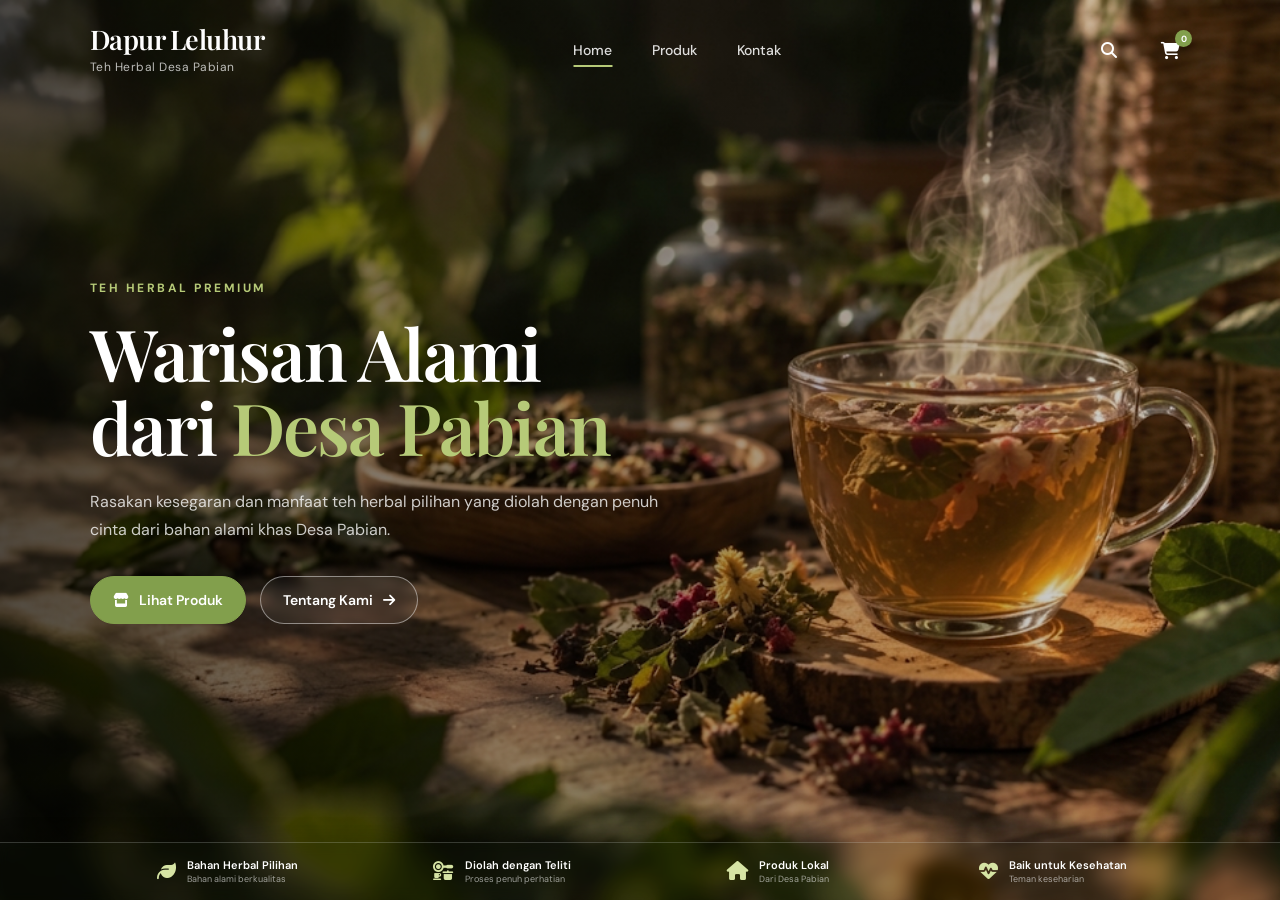
<file: index.html>
<!DOCTYPE html>
<html lang="id">

<head>
    <meta charset="UTF-8">
    <meta name="viewport" content="width=device-width, initial-scale=1.0">

    <title>Dapur Leluhur — Teh Herbal Desa Pabian</title>

    <!-- Google Fonts -->
    <link rel="preconnect" href="https://fonts.googleapis.com">
    <link rel="preconnect" href="https://fonts.gstatic.com" crossorigin>

    <link
        href="https://fonts.googleapis.com/css2?family=DM+Sans:wght@400;500;600;700&family=Playfair+Display:wght@500;600;700&display=swap"
        rel="stylesheet"
    >

    <!-- Font Awesome -->
    <link
        rel="stylesheet"
        href="https://cdnjs.cloudflare.com/ajax/libs/font-awesome/6.5.2/css/all.min.css"
    >

    <!-- CSS -->
    <link rel="stylesheet" href="style.css">
</head>


<body>

    <!-- =========================
         NAVBAR
    ========================== -->
    <header class="navbar">

        <a href="index.html" class="brand">

            <div class="brand-text">
                <h2>Dapur Leluhur</h2>
                <p>Teh Herbal Desa Pabian</p>
            </div>

        </a>


        <!-- NAVIGATION -->
        <nav class="nav-menu" id="navMenu">

            <a href="index.html" class="active">
                Home
            </a>

            <a href="produk.html">
                Produk
            </a>

            <a href="kontak.html">
                Kontak
            </a>

        </nav>


        <!-- NAV ACTIONS -->
        <div class="nav-actions">

            <!-- Search -->
            <a
                href="produk.html"
                class="icon-btn"
                aria-label="Cari produk"
            >
                <i class="fa-solid fa-magnifying-glass"></i>
            </a>


            <!-- Cart -->
            <a
                href="cart.html"
                class="cart-btn"
                aria-label="Keranjang belanja"
            >

                <i class="fa-solid fa-cart-shopping"></i>

                <span class="cart-count">
                    0
                </span>

            </a>


            <!-- Hamburger -->
            <button
                class="menu-toggle"
                id="menuToggle"
                aria-label="Buka menu"
                aria-expanded="false"
            >

                <span></span>
                <span></span>
                <span></span>

            </button>

        </div>

    </header>



    <!-- =========================
         MAIN
    ========================== -->
    <main>

        <section class="hero">

            <!-- Background -->
            <div class="hero-background"></div>

            <!-- Overlay -->
            <div class="hero-overlay"></div>


            <!-- HERO CONTENT -->
            <div class="hero-content">

                <div class="hero-copy">

                    <span class="eyebrow">
                        TEH HERBAL PREMIUM
                    </span>


                    <h1>
                        Warisan Alami
                        <br>
                        dari <span>Desa Pabian</span>
                    </h1>


                    <p>
                        Rasakan kesegaran dan manfaat teh herbal pilihan
                        yang diolah dengan penuh cinta dari bahan alami
                        khas Desa Pabian.
                    </p>


                    <!-- BUTTONS -->
                    <div class="hero-buttons">

                        <a
                            href="produk.html"
                            class="btn btn-primary"
                        >

                            <i class="fa-solid fa-store"></i>

                            <span>
                                Lihat Produk
                            </span>

                        </a>


                        <a
                            href="tentang.html"
                            class="btn btn-outline"
                        >

                            <span>
                                Tentang Kami
                            </span>

                            <i class="fa-solid fa-arrow-right"></i>

                        </a>

                    </div>

                </div>

            </div>



            <!-- =========================
                 FEATURE FOOTER
            ========================== -->
            <div class="feature-bar">


                <!-- FEATURE 1 -->
                <div class="feature">

                    <div class="feature-icon">
                        <i class="fa-solid fa-leaf"></i>
                    </div>

                    <div class="feature-text">

                        <strong>
                            Bahan Herbal Pilihan
                        </strong>

                        <span>
                            Bahan alami berkualitas
                        </span>

                    </div>

                </div>



                <!-- FEATURE 2 -->
                <div class="feature">

                    <div class="feature-icon">
                        <i class="fa-solid fa-kitchen-set"></i>
                    </div>

                    <div class="feature-text">

                        <strong>
                            Diolah dengan Teliti
                        </strong>

                        <span>
                            Proses penuh perhatian
                        </span>

                    </div>

                </div>



                <!-- FEATURE 3 -->
                <div class="feature">

                    <div class="feature-icon">
                        <i class="fa-solid fa-house"></i>
                    </div>

                    <div class="feature-text">

                        <strong>
                            Produk Lokal
                        </strong>

                        <span>
                            Dari Desa Pabian
                        </span>

                    </div>

                </div>



                <!-- FEATURE 4 -->
                <div class="feature">

                    <div class="feature-icon">
                        <i class="fa-solid fa-heart-pulse"></i>
                    </div>

                    <div class="feature-text">

                        <strong>
                            Baik untuk Kesehatan
                        </strong>

                        <span>
                            Teman keseharian
                        </span>

                    </div>

                </div>

            </div>

        </section>

    </main>



    <!-- JavaScript -->
    <script src="script.js"></script>

</body>

</html>
</file>
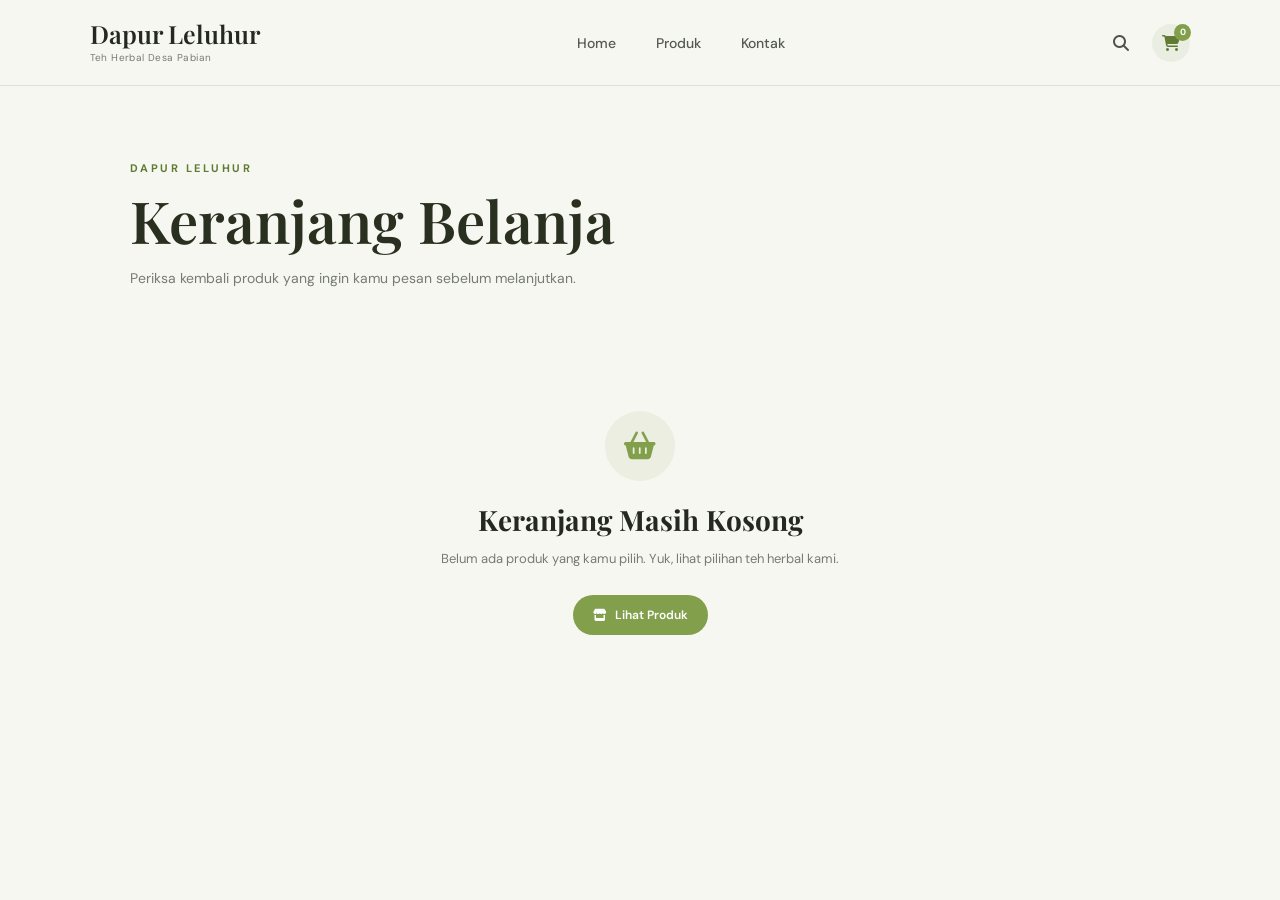
<file: cart.html>
<!DOCTYPE html>
<html lang="id">

<head>
    <meta charset="UTF-8">
    <meta name="viewport" content="width=device-width, initial-scale=1.0">

    <title>Keranjang — Dapur Leluhur</title>

    <!-- Google Fonts -->
    <link rel="preconnect" href="https://fonts.googleapis.com">
    <link rel="preconnect" href="https://fonts.gstatic.com" crossorigin>

    <link
        href="https://fonts.googleapis.com/css2?family=DM+Sans:wght@400;500;600;700&family=Playfair+Display:wght@500;600;700&display=swap"
        rel="stylesheet"
    >

    <!-- Font Awesome -->
    <link
        rel="stylesheet"
        href="https://cdnjs.cloudflare.com/ajax/libs/font-awesome/6.5.2/css/all.min.css"
    >

    <link rel="stylesheet" href="cart.css">
</head>


<body>

    <!-- =========================
         NAVBAR
    ========================== -->

    <header class="navbar">

        <a href="index.html" class="brand">

            <div class="brand-text">

                <h2>Dapur Leluhur</h2>

                <p>
                    Teh Herbal Desa Pabian
                </p>

            </div>

        </a>


        <nav class="nav-menu" id="navMenu">

            <a href="index.html">
                Home
            </a>

            <a href="produk.html">
                Produk
            </a>

            <a href="kontak.html">
                Kontak
            </a>

        </nav>


        <div class="nav-actions">

            <a
                href="produk.html"
                class="icon-btn"
                aria-label="Cari produk"
            >
                <i class="fa-solid fa-magnifying-glass"></i>
            </a>


            <a
                href="cart.html"
                class="cart-btn active"
                aria-label="Keranjang belanja"
            >

                <i class="fa-solid fa-cart-shopping"></i>

                <span
                    class="cart-count"
                    id="cartCount"
                >
                    0
                </span>

            </a>


            <button
                class="menu-toggle"
                id="menuToggle"
                aria-label="Buka menu"
                aria-expanded="false"
            >

                <span></span>
                <span></span>
                <span></span>

            </button>

        </div>

    </header>



    <!-- =========================
         MAIN
    ========================== -->

    <main>

        <section class="cart-page">

            <!-- HEADER -->

            <div class="page-header">

                <span class="eyebrow">
                    DAPUR LELUHUR
                </span>

                <h1>
                    Keranjang Belanja
                </h1>

                <p>
                    Periksa kembali produk yang ingin
                    kamu pesan sebelum melanjutkan.
                </p>

            </div>



            <!-- =========================
                 CART CONTENT
            ========================== -->

            <div
                class="cart-layout"
                id="cartLayout"
            >

                <!-- CART ITEMS -->

                <section class="cart-items">

                    <div class="cart-items-header">

                        <h2>
                            Produk Pilihan
                        </h2>

                        <span id="itemLabel">
                            0 produk
                        </span>

                    </div>


                    <div
                        class="cart-list"
                        id="cartList"
                    >
                        <!-- Diisi JavaScript -->
                    </div>

                </section>



                <!-- SUMMARY -->

                <aside class="cart-summary">

                    <h2>
                        Ringkasan Pesanan
                    </h2>


                    <div class="summary-row">

                        <span>
                            Subtotal
                        </span>

                        <strong id="subtotal">
                            Rp0
                        </strong>

                    </div>


                    <div class="summary-row">

                        <span>
                            Jumlah Produk
                        </span>

                        <strong id="summaryItems">
                            0
                        </strong>

                    </div>


                    <div class="summary-divider"></div>


                    <div class="summary-total">

                        <span>
                            Total
                        </span>

                        <strong id="total">
                            Rp0
                        </strong>

                    </div>


                    <a
                        href="checkout.html"
                        class="checkout-btn"
                        id="checkoutBtn"
                    >

                        Lanjut Checkout

                        <i class="fa-solid fa-arrow-right"></i>

                    </a>


                    <a
                        href="produk.html"
                        class="continue-btn"
                    >

                        <i class="fa-solid fa-arrow-left"></i>

                        Lanjut Belanja

                    </a>

                </aside>

            </div>



            <!-- =========================
                 EMPTY CART
            ========================== -->

            <section
                class="empty-cart"
                id="emptyCart"
            >

                <div class="empty-icon">

                    <i class="fa-solid fa-basket-shopping"></i>

                </div>

                <h2>
                    Keranjang Masih Kosong
                </h2>

                <p>
                    Belum ada produk yang kamu pilih.
                    Yuk, lihat pilihan teh herbal kami.
                </p>

                <a
                    href="produk.html"
                    class="empty-btn"
                >

                    <i class="fa-solid fa-store"></i>

                    Lihat Produk

                </a>

            </section>

        </section>

    </main>



    <!-- =========================
         TOAST
    ========================== -->

    <div
        class="toast"
        id="toast"
    >

        <i class="fa-solid fa-circle-check"></i>

        <span id="toastText">
            Produk dihapus
        </span>

    </div>



    <script src="cart.js"></script>

</body>

</html>
</file>
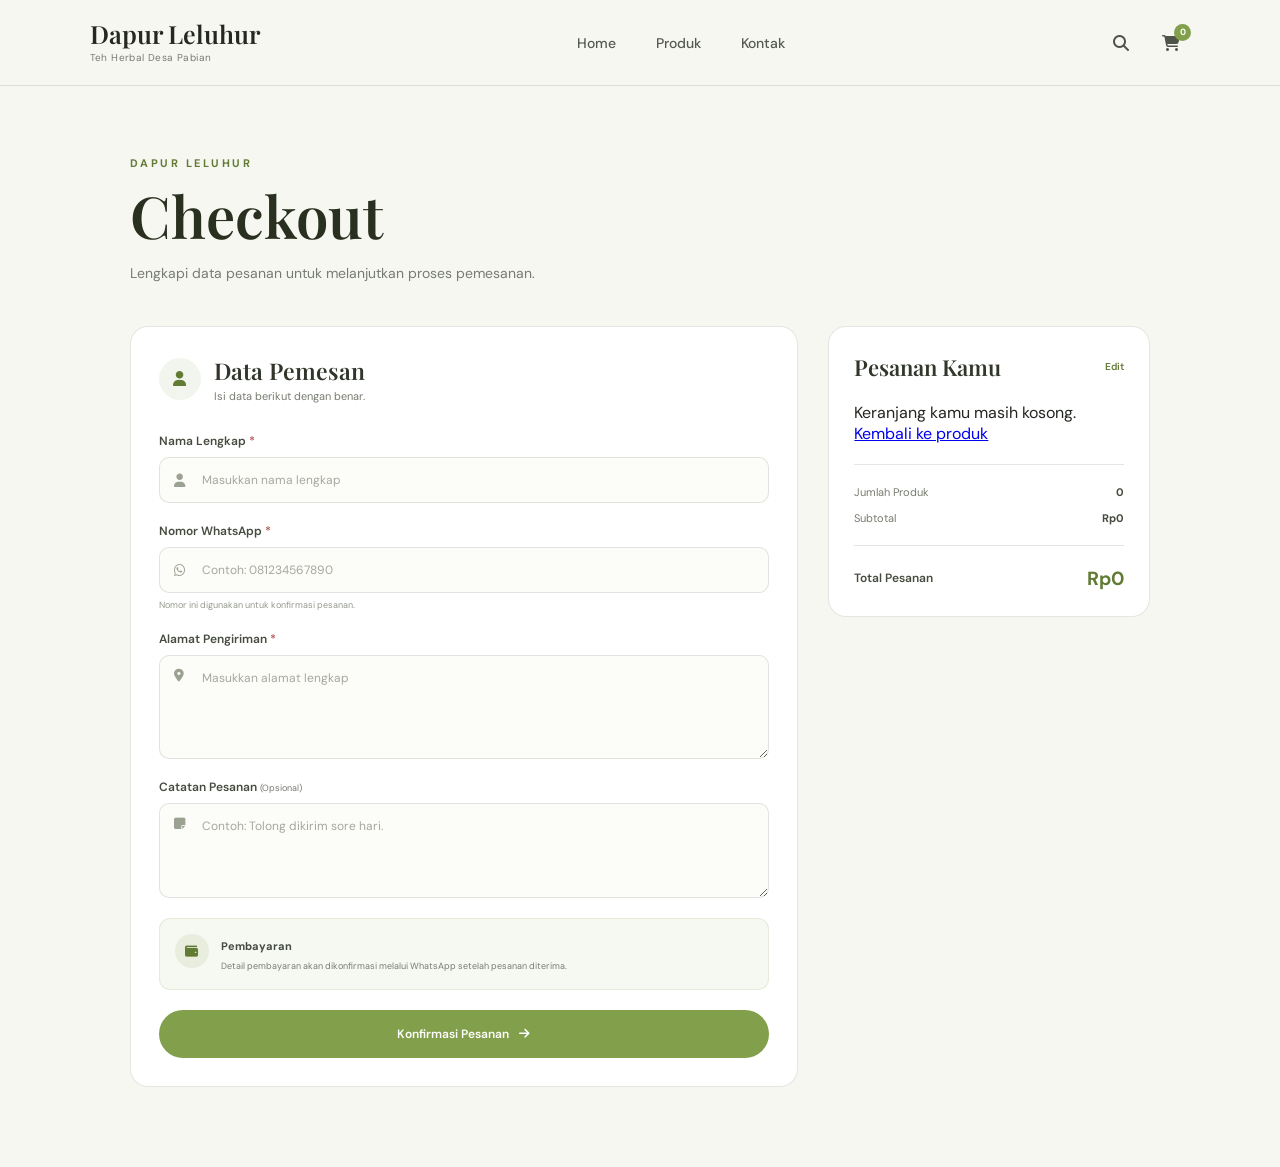
<file: checkout.html>
<!DOCTYPE html>
<html lang="id">

<head>
    <meta charset="UTF-8">
    <meta name="viewport" content="width=device-width, initial-scale=1.0">

    <title>Checkout — Dapur Leluhur</title>

    <!-- Google Fonts -->
    <link rel="preconnect" href="https://fonts.googleapis.com">
    <link rel="preconnect" href="https://fonts.gstatic.com" crossorigin>

    <link
        href="https://fonts.googleapis.com/css2?family=DM+Sans:wght@400;500;600;700&family=Playfair+Display:wght@500;600;700&display=swap"
        rel="stylesheet"
    >

    <!-- Font Awesome -->
    <link
        rel="stylesheet"
        href="https://cdnjs.cloudflare.com/ajax/libs/font-awesome/6.5.2/css/all.min.css"
    >

    <link rel="stylesheet" href="checkout.css">
</head>


<body>

    <!-- =========================
         NAVBAR
    ========================== -->

    <header class="navbar">

        <a href="index.html" class="brand">

            <div class="brand-text">

                <h2>Dapur Leluhur</h2>

                <p>
                    Teh Herbal Desa Pabian
                </p>

            </div>

        </a>


        <nav class="nav-menu" id="navMenu">

            <a href="index.html">
                Home
            </a>

            <a href="produk.html">
                Produk
            </a>

            <a href="kontak.html">
                Kontak
            </a>

        </nav>


        <div class="nav-actions">

            <a
                href="produk.html"
                class="icon-btn"
                aria-label="Cari produk"
            >
                <i class="fa-solid fa-magnifying-glass"></i>
            </a>


            <a
                href="cart.html"
                class="cart-btn"
                aria-label="Keranjang belanja"
            >

                <i class="fa-solid fa-cart-shopping"></i>

                <span
                    class="cart-count"
                    id="cartCount"
                >
                    0
                </span>

            </a>


            <button
                class="menu-toggle"
                id="menuToggle"
                aria-label="Buka menu"
                aria-expanded="false"
            >

                <span></span>
                <span></span>
                <span></span>

            </button>

        </div>

    </header>



    <!-- =========================
         MAIN
    ========================== -->

    <main>

        <section class="checkout-page">


            <!-- =========================
                 HEADER
            ========================== -->

            <div class="page-header">

                <span class="eyebrow">
                    DAPUR LELUHUR
                </span>

                <h1>
                    Checkout
                </h1>

                <p>
                    Lengkapi data pesanan untuk melanjutkan
                    proses pemesanan.
                </p>

            </div>



            <!-- =========================
                 CHECKOUT LAYOUT
            ========================== -->

            <div class="checkout-layout">


                <!-- =========================
                     CUSTOMER FORM
                ========================== -->

                <section class="customer-section">

                    <div class="section-heading">

                        <div class="heading-icon">
                            <i class="fa-solid fa-user"></i>
                        </div>

                        <div>

                            <h2>
                                Data Pemesan
                            </h2>

                            <p>
                                Isi data berikut dengan benar.
                            </p>

                        </div>

                    </div>


                    <form
                        id="checkoutForm"
                        class="checkout-form"
                    >


                        <!-- NAMA -->

                        <div class="form-group">

                            <label for="customerName">
                                Nama Lengkap
                                <span>*</span>
                            </label>

                            <div class="input-wrapper">

                                <i class="fa-solid fa-user"></i>

                                <input
                                    type="text"
                                    id="customerName"
                                    name="customerName"
                                    placeholder="Masukkan nama lengkap"
                                    autocomplete="name"
                                    required
                                >

                            </div>

                        </div>



                        <!-- WHATSAPP -->

                        <div class="form-group">

                            <label for="customerPhone">
                                Nomor WhatsApp
                                <span>*</span>
                            </label>

                            <div class="input-wrapper">

                                <i class="fa-brands fa-whatsapp"></i>

                                <input
                                    type="tel"
                                    id="customerPhone"
                                    name="customerPhone"
                                    placeholder="Contoh: 081234567890"
                                    autocomplete="tel"
                                    required
                                >

                            </div>

                            <small>
                                Nomor ini digunakan untuk konfirmasi pesanan.
                            </small>

                        </div>



                        <!-- ALAMAT -->

                        <div class="form-group">

                            <label for="customerAddress">
                                Alamat Pengiriman
                                <span>*</span>
                            </label>

                            <div class="input-wrapper textarea-wrapper">

                                <i class="fa-solid fa-location-dot"></i>

                                <textarea
                                    id="customerAddress"
                                    name="customerAddress"
                                    placeholder="Masukkan alamat lengkap"
                                    rows="4"
                                    required
                                ></textarea>

                            </div>

                        </div>



                        <!-- CATATAN -->

                        <div class="form-group">

                            <label for="customerNote">
                                Catatan Pesanan
                                <small>(Opsional)</small>
                            </label>

                            <div class="input-wrapper textarea-wrapper">

                                <i class="fa-solid fa-note-sticky"></i>

                                <textarea
                                    id="customerNote"
                                    name="customerNote"
                                    placeholder="Contoh: Tolong dikirim sore hari."
                                    rows="3"
                                ></textarea>

                            </div>

                        </div>



                        <!-- PAYMENT INFO -->

                        <div class="payment-info">

                            <div class="payment-icon">

                                <i class="fa-solid fa-wallet"></i>

                            </div>

                            <div>

                                <strong>
                                    Pembayaran
                                </strong>

                                <p>
                                    Detail pembayaran akan dikonfirmasi
                                    melalui WhatsApp setelah pesanan diterima.
                                </p>

                            </div>

                        </div>



                        <!-- SUBMIT -->

                        <button
                            type="submit"
                            class="submit-btn"
                        >

                            <span>
                                Konfirmasi Pesanan
                            </span>

                            <i class="fa-solid fa-arrow-right"></i>

                        </button>


                    </form>

                </section>



                <!-- =========================
                     ORDER SUMMARY
                ========================== -->

                <aside class="order-summary">

                    <div class="summary-header">

                        <h2>
                            Pesanan Kamu
                        </h2>

                        <a href="cart.html">
                            Edit
                        </a>

                    </div>


                    <div
                        class="summary-products"
                        id="summaryProducts"
                    >
                        <!-- JavaScript -->
                    </div>


                    <div class="summary-divider"></div>


                    <div class="summary-row">

                        <span>
                            Jumlah Produk
                        </span>

                        <strong id="summaryQuantity">
                            0
                        </strong>

                    </div>


                    <div class="summary-row">

                        <span>
                            Subtotal
                        </span>

                        <strong id="summarySubtotal">
                            Rp0
                        </strong>

                    </div>


                    <div class="summary-divider"></div>


                    <div class="summary-total">

                        <span>
                            Total Pesanan
                        </span>

                        <strong id="summaryTotal">
                            Rp0
                        </strong>

                    </div>

                </aside>

            </div>

        </section>

    </main>



    <!-- =========================
         TOAST
    ========================== -->

    <div
        class="toast"
        id="toast"
    >

        <i class="fa-solid fa-circle-exclamation"></i>

        <span id="toastText">
            Silakan periksa data.
        </span>

    </div>



    <script src="checkout.js"></script>

</body>

</html>
</file>
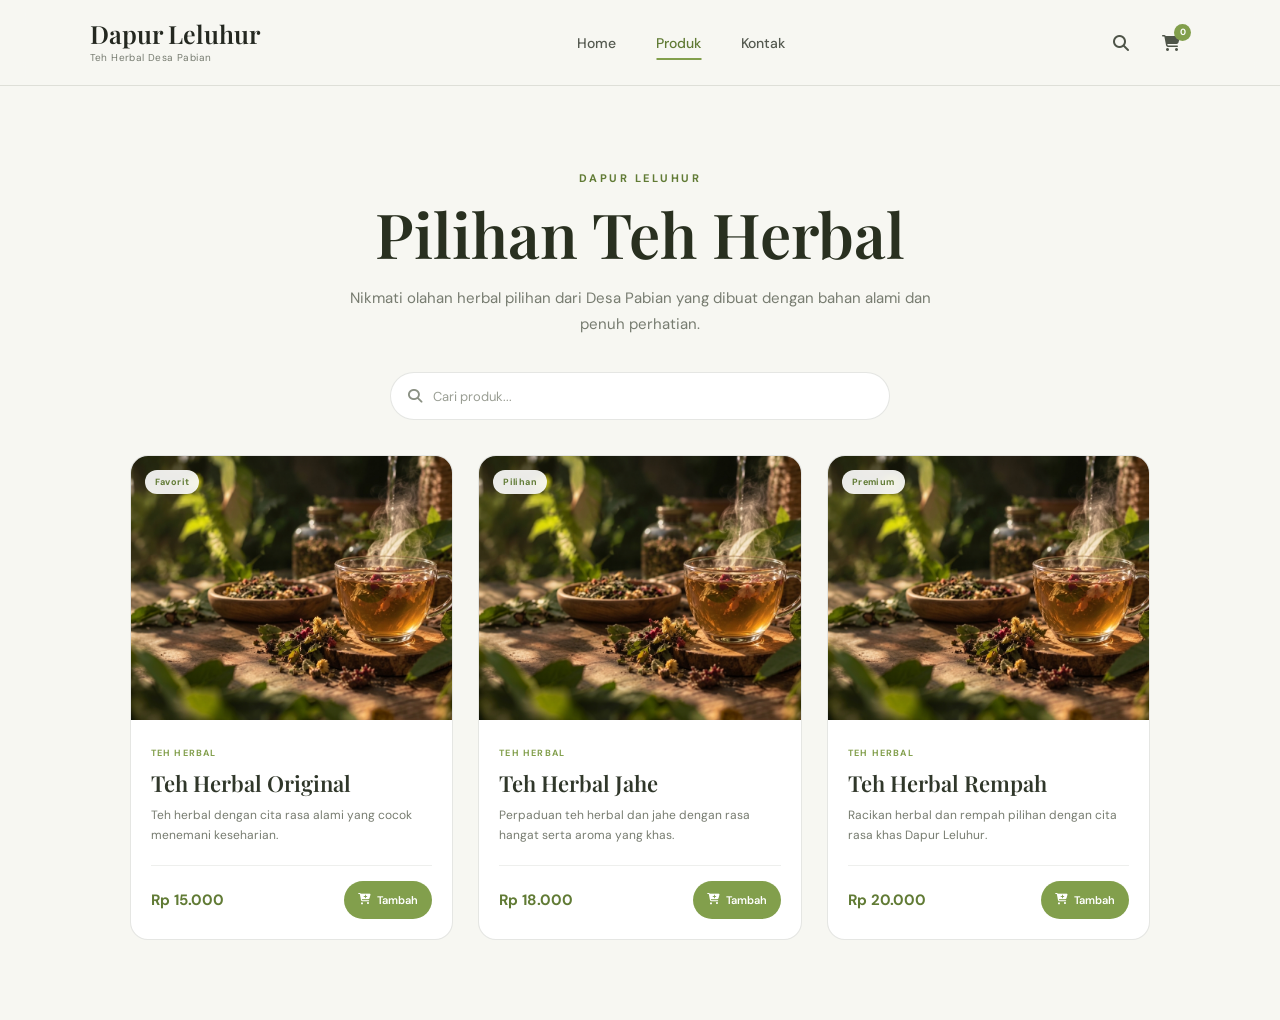
<file: nota.html>
<!DOCTYPE html>
<html lang="id">
<head>
    <meta charset="UTF-8">
    <meta name="viewport" content="width=device-width, initial-scale=1.0">

    <title>Nota Pesanan — Dapur Leluhur</title>

    <link rel="preconnect" href="https://fonts.googleapis.com">
    <link rel="preconnect" href="https://fonts.gstatic.com" crossorigin>

    <link
        href="https://fonts.googleapis.com/css2?family=DM+Sans:wght@400;500;600;700&family=Playfair+Display:wght@500;600;700&display=swap"
        rel="stylesheet"
    >

    <link
        rel="stylesheet"
        href="https://cdnjs.cloudflare.com/ajax/libs/font-awesome/6.5.2/css/all.min.css"
    >

    <link rel="stylesheet" href="nota.css">
</head>

<body>

<div class="page">

    <header class="navbar">

        <a href="index.html" class="brand">
            <div class="brand-mark">
                <i class="fa-solid fa-leaf"></i>
            </div>

            <div class="brand-text">
                <h2>Dapur Leluhur</h2>
                <p>Teh Herbal Desa Pabian</p>
            </div>
        </a>

        <a href="produk.html" class="back-home">
            <i class="fa-solid fa-arrow-left"></i>
            Belanja Lagi
        </a>

    </header>


    <main class="nota-wrapper">

        <div class="success-icon">
            <i class="fa-solid fa-check"></i>
        </div>

        <h1>Pesanan Berhasil!</h1>

        <p class="success-text">
            Terima kasih sudah berbelanja di Dapur Leluhur.
        </p>


        <section class="nota-card">

            <div class="nota-header">

                <div>
                    <span class="label">NOTA PESANAN</span>
                    <h2>Dapur Leluhur</h2>
                    <p>Teh Herbal Desa Pabian</p>
                </div>

                <div class="order-info">
                    <span>No. Pesanan</span>
                    <strong id="orderNumber">-</strong>

                    <span id="orderDate">-</span>
                </div>

            </div>


            <div class="divider"></div>


            <div class="customer-section">

                <div class="customer-box">
                    <span class="section-label">
                        <i class="fa-solid fa-user"></i>
                        Pelanggan
                    </span>

                    <strong id="customerName">-</strong>
                    <span id="customerPhone">-</span>
                </div>


                <div class="customer-box">
                    <span class="section-label">
                        <i class="fa-solid fa-location-dot"></i>
                        Alamat Pengiriman
                    </span>

                    <span id="customerAddress">-</span>
                </div>

            </div>


            <div class="divider"></div>


            <div class="products-section">

                <div class="table-head">
                    <span>Produk</span>
                    <span>Jumlah</span>
                    <span>Total</span>
                </div>

                <div id="orderItems">
                    <!-- Produk akan dimasukkan oleh JavaScript -->
                </div>

            </div>


            <div class="divider"></div>


            <div class="total-section">

                <span>Total Pembayaran</span>

                <strong id="orderTotal">
                    Rp0
                </strong>

            </div>


            <div
                class="note-section"
                id="noteSection"
            >
                <span>
                    <i class="fa-solid fa-note-sticky"></i>
                    Catatan
                </span>

                <p id="orderNote">-</p>
            </div>


        </section>


        <div class="action-buttons">

            <button
                type="button"
                class="btn btn-whatsapp"
                id="whatsappBtn"
            >
                <i class="fa-brands fa-whatsapp"></i>
                Kirim Pesanan ke WhatsApp
            </button>


            <button
                type="button"
                class="btn btn-print"
                onclick="window.print()"
            >
                <i class="fa-solid fa-print"></i>
                Cetak Nota
            </button>


            <a
                href="produk.html"
                class="btn btn-outline"
            >
                <i class="fa-solid fa-bag-shopping"></i>
                Kembali Belanja
            </a>

        </div>


        <p class="bottom-info">
            Pesanan akan dikonfirmasi oleh Dapur Leluhur melalui WhatsApp.
        </p>

    </main>

</div>


<script src="nota.js"></script>

</body>
</html>
</file>
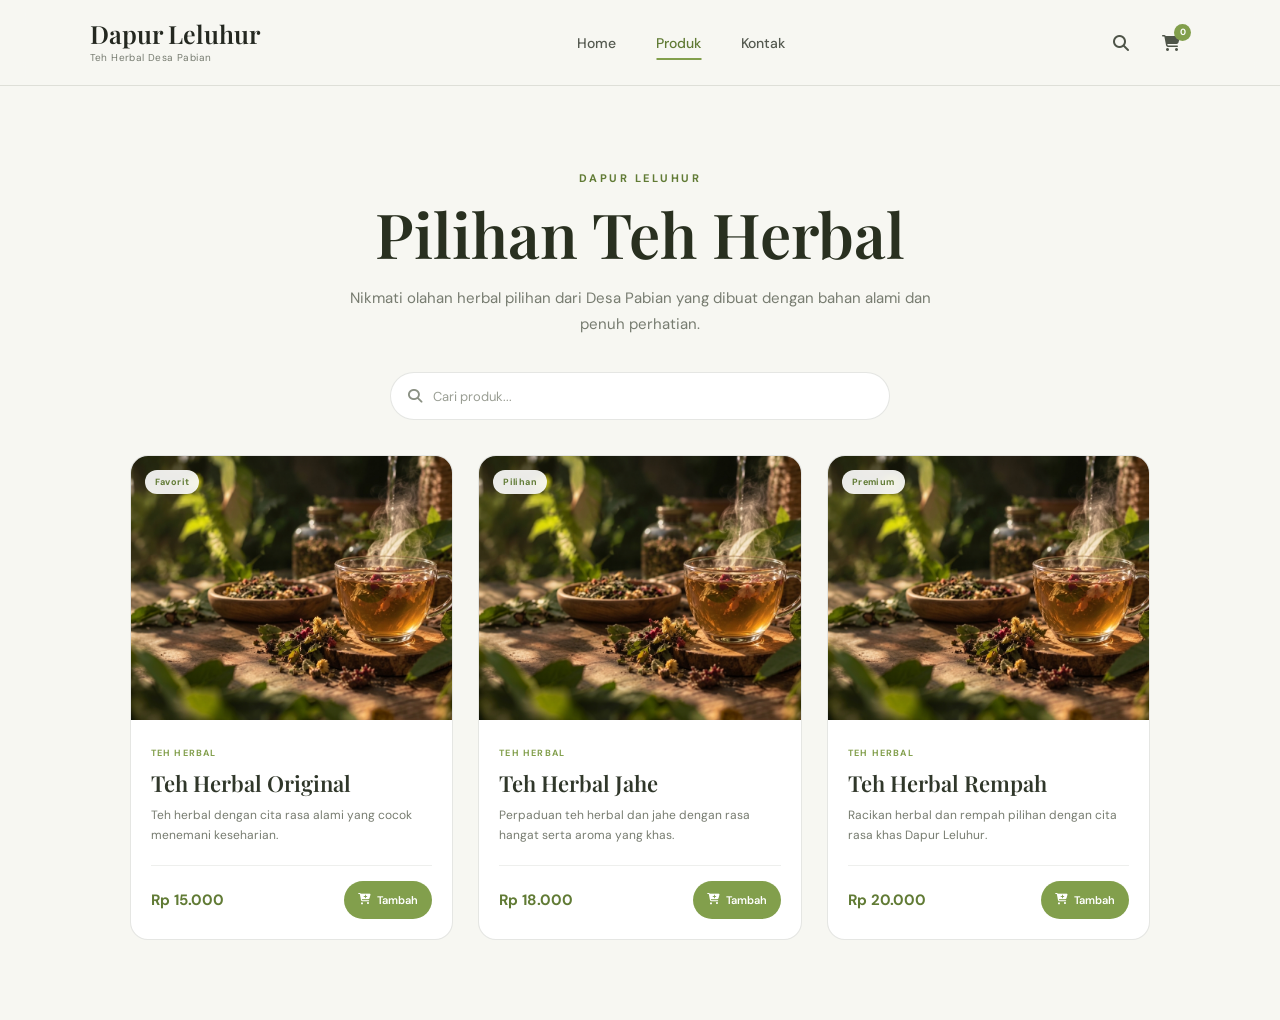
<file: produk.html>
<!DOCTYPE html>
<html lang="id">

<head>
    <meta charset="UTF-8">
    <meta name="viewport" content="width=device-width, initial-scale=1.0">

    <title>Produk — Dapur Leluhur</title>

    <!-- Google Fonts -->
    <link rel="preconnect" href="https://fonts.googleapis.com">
    <link rel="preconnect" href="https://fonts.gstatic.com" crossorigin>

    <link
        href="https://fonts.googleapis.com/css2?family=DM+Sans:wght@400;500;600;700&family=Playfair+Display:wght@500;600;700&display=swap"
        rel="stylesheet"
    >

    <!-- Font Awesome -->
    <link
        rel="stylesheet"
        href="https://cdnjs.cloudflare.com/ajax/libs/font-awesome/6.5.2/css/all.min.css"
    >

    <!-- CSS -->
    <link rel="stylesheet" href="produk.css">
</head>


<body>

    <!-- =========================
         NAVBAR
    ========================== -->

    <header class="navbar">

        <a href="index.html" class="brand">

            <div class="brand-text">

                <h2>Dapur Leluhur</h2>

                <p>
                    Teh Herbal Desa Pabian
                </p>

            </div>

        </a>


        <!-- NAV MENU -->

        <nav class="nav-menu" id="navMenu">

            <a href="index.html">
                Home
            </a>

            <a href="produk.html" class="active">
                Produk
            </a>

            <a href="kontak.html">
                Kontak
            </a>

        </nav>


        <!-- NAV ACTIONS -->

        <div class="nav-actions">

            <!-- Search -->

            <button
                class="icon-btn"
                id="searchButton"
                aria-label="Cari produk"
            >

                <i class="fa-solid fa-magnifying-glass"></i>

            </button>


            <!-- Cart -->

            <a
                href="cart.html"
                class="cart-btn"
                aria-label="Keranjang belanja"
            >

                <i class="fa-solid fa-cart-shopping"></i>

                <span
                    class="cart-count"
                    id="cartCount"
                >
                    0
                </span>

            </a>


            <!-- Hamburger -->

            <button
                class="menu-toggle"
                id="menuToggle"
                aria-label="Buka menu"
                aria-expanded="false"
            >

                <span></span>
                <span></span>
                <span></span>

            </button>

        </div>

    </header>



    <!-- =========================
         MAIN
    ========================== -->

    <main>

        <!-- PAGE HEADER -->

        <section class="products-header">

            <span class="eyebrow">
                DAPUR LELUHUR
            </span>

            <h1>
                Pilihan Teh Herbal
            </h1>

            <p>
                Nikmati olahan herbal pilihan dari Desa Pabian
                yang dibuat dengan bahan alami dan penuh perhatian.
            </p>

        </section>



        <!-- =========================
             SEARCH BOX
        ========================== -->

        <section class="search-section">

            <div class="search-box">

                <i class="fa-solid fa-magnifying-glass"></i>

                <input
                    type="text"
                    id="productSearch"
                    placeholder="Cari produk..."
                    autocomplete="off"
                >

            </div>

        </section>



        <!-- =========================
             PRODUCTS
        ========================== -->

        <section class="products-section">

            <div
                class="products-grid"
                id="productsGrid"
            >

                <!-- Produk akan dibuat oleh JavaScript -->

            </div>


            <!-- EMPTY -->

            <div
                class="empty-products"
                id="emptyProducts"
            >

                <i class="fa-solid fa-box-open"></i>

                <h3>
                    Produk tidak ditemukan
                </h3>

                <p>
                    Coba gunakan kata kunci yang berbeda.
                </p>

            </div>

        </section>

    </main>



    <!-- =========================
         TOAST
    ========================== -->

    <div
        class="toast"
        id="toast"
    >

        <i class="fa-solid fa-circle-check"></i>

        <span>
            Produk ditambahkan ke keranjang
        </span>

    </div>



    <!-- =========================
         JAVASCRIPT
    ========================== -->

    <script src="produk.js"></script>

</body>

</html>
</file>
<file: style.css>
/* =====================================================
   PROJECT
   DAPUR LELUHUR
   TEH HERBAL DESA PABIAN
===================================================== */


/* =====================================================
   RESET
===================================================== */

* {
    margin: 0;
    padding: 0;
    box-sizing: border-box;
}


html,
body {
    width: 100%;
    height: 100%;
}


html {
    overflow: hidden;
}


body {
    overflow: hidden;

    background: #111;
    color: #fff;

    font-family: "DM Sans", sans-serif;
}


/* =====================================================
   VARIABLES
===================================================== */

:root {

    --green: #829f4c;
    --green-light: #b6ca78;

    --white: #ffffff;

    --transition: .3s ease;

}


/* =====================================================
   NAVBAR
===================================================== */

.navbar {

    position: absolute;

    top: 0;
    left: 0;

    width: 100%;
    height: 100px;

    padding: 0 7%;

    display: flex;
    align-items: center;
    justify-content: space-between;

    z-index: 1000;

}


/* =====================================================
   BRAND
===================================================== */

.brand {

    text-decoration: none;
    color: var(--white);

    display: flex;
    align-items: center;

}


.brand-text h2 {

    font-family: "Playfair Display", serif;

    font-size: 27px;
    font-weight: 600;

    line-height: 1;

    letter-spacing: -.5px;

}


.brand-text p {

    margin-top: 6px;

    font-size: 12px;

    color: rgba(255, 255, 255, .72);

    letter-spacing: .5px;

}


/* =====================================================
   NAV MENU
===================================================== */

.nav-menu {

    display: flex;
    align-items: center;

    gap: 40px;

}


.nav-menu a {

    position: relative;

    color: rgba(255, 255, 255, .86);

    text-decoration: none;

    font-size: 14px;
    font-weight: 500;

    transition: var(--transition);

}


.nav-menu a:hover {

    color: #fff;

}


.nav-menu a::after {

    content: "";

    position: absolute;

    left: 50%;
    bottom: -8px;

    width: 0;
    height: 2px;

    background: var(--green-light);

    transform: translateX(-50%);

    transition: var(--transition);

}


.nav-menu a:hover::after,
.nav-menu a.active::after {

    width: 100%;

}


/* =====================================================
   NAV ACTIONS
===================================================== */

.nav-actions {

    display: flex;
    align-items: center;

    gap: 22px;

}


/* =====================================================
   SEARCH
===================================================== */

.icon-btn {

    width: 38px;
    height: 38px;

    display: flex;
    align-items: center;
    justify-content: center;

    color: #fff;

    text-decoration: none;

    font-size: 16px;

    border-radius: 50%;

    transition: var(--transition);

}


.icon-btn:hover {

    background: rgba(255, 255, 255, .1);

    color: var(--green-light);

}


/* =====================================================
   CART
===================================================== */

.cart-btn {

    position: relative;

    width: 40px;
    height: 40px;

    display: flex;
    align-items: center;
    justify-content: center;

    color: #fff;

    text-decoration: none;

    font-size: 17px;

    border-radius: 50%;

    transition: var(--transition);

}


.cart-btn:hover {

    background: rgba(255, 255, 255, .1);

    color: var(--green-light);

}


.cart-count {

    position: absolute;

    top: 0;
    right: -2px;

    min-width: 17px;
    height: 17px;

    padding: 0 4px;

    display: flex;
    align-items: center;
    justify-content: center;

    background: var(--green);

    color: #fff;

    border-radius: 50%;

    font-size: 9px;
    font-weight: 700;

}


/* =====================================================
   HAMBURGER
===================================================== */

.menu-toggle {

    display: none;

    width: 40px;
    height: 40px;

    border: none;
    background: transparent;

    cursor: pointer;

    flex-direction: column;

    justify-content: center;
    align-items: center;

    gap: 5px;

}


.menu-toggle span {

    width: 22px;
    height: 2px;

    background: #fff;

    border-radius: 5px;

    transition: var(--transition);

}


/* =====================================================
   HERO
===================================================== */

.hero {

    position: relative;

    width: 100%;
    height: 100vh;

    overflow: hidden;

}


/* =====================================================
   HERO BACKGROUND
===================================================== */

.hero-background {

    position: absolute;

    inset: 0;

    background-image: url("assets/hero-bg.png");

    background-size: cover;
    background-position: center center;

    background-repeat: no-repeat;

    z-index: 0;

}


/* =====================================================
   HERO OVERLAY
===================================================== */

.hero-overlay {

    position: absolute;

    inset: 0;

    background:
        linear-gradient(
            90deg,
            rgba(0, 0, 0, .67) 0%,
            rgba(0, 0, 0, .42) 42%,
            rgba(0, 0, 0, .12) 100%
        );

    z-index: 1;

}


/* =====================================================
   HERO CONTENT
===================================================== */

.hero-content {

    position: relative;

    z-index: 2;

    width: 100%;
    height: 100%;

    max-width: 1400px;

    margin: 0 auto;

    padding: 100px 7% 100px;

    display: flex;
    align-items: center;

}


/* =====================================================
   HERO COPY
===================================================== */

.hero-copy {

    max-width: 720px;

}


.eyebrow {

    display: inline-block;

    margin-bottom: 20px;

    font-size: 12px;
    font-weight: 700;

    letter-spacing: 2.5px;

    color: var(--green-light);

}


.hero-copy h1 {

    font-family: "Playfair Display", serif;

    font-size: clamp(50px, 5.6vw, 82px);

    font-weight: 600;

    line-height: 1.03;

    letter-spacing: -2px;

    color: #fff;

}


.hero-copy h1 span {

    color: var(--green-light);

}


.hero-copy p {

    max-width: 590px;

    margin-top: 25px;

    font-size: 16px;

    line-height: 1.75;

    color: rgba(255, 255, 255, .78);

}


/* =====================================================
   HERO BUTTONS
===================================================== */

.hero-buttons {

    display: flex;
    align-items: center;

    gap: 14px;

    margin-top: 32px;

}


.btn {

    min-height: 48px;

    padding: 0 22px;

    display: inline-flex;
    align-items: center;
    justify-content: center;

    gap: 10px;

    border-radius: 50px;

    text-decoration: none;

    font-size: 14px;
    font-weight: 600;

    transition: var(--transition);

}


.btn-primary {

    background: var(--green);

    color: #fff;

    border: 1px solid var(--green);

}


.btn-primary:hover {

    background: #91ad59;

    border-color: #91ad59;

    transform: translateY(-2px);

}


.btn-outline {

    background: rgba(255, 255, 255, .05);

    color: #fff;

    border: 1px solid rgba(255, 255, 255, .45);

    backdrop-filter: blur(5px);

    -webkit-backdrop-filter: blur(5px);

}


.btn-outline:hover {

    background: rgba(255, 255, 255, .12);

    border-color: rgba(255, 255, 255, .75);

    transform: translateY(-2px);

}


/* =====================================================
   FEATURE BAR / FOOTER
===================================================== */

.feature-bar {

    position: fixed;

    left: 0;
    bottom: 0;

    width: 100%;

    height: 58px;

    padding: 0 7%;

    display: grid;

    grid-template-columns: repeat(4, 1fr);

    align-items: stretch;

    z-index: 9999;

    background: rgba(20, 30, 15, .18);

    border-top: 1px solid rgba(255, 255, 255, .18);

    box-shadow:
        0 -6px 20px rgba(0, 0, 0, .15);

    backdrop-filter: blur(6px);

    -webkit-backdrop-filter: blur(6px);

}


/* =====================================================
   FEATURE
===================================================== */

.feature {

    display: flex;

    align-items: center;

    justify-content: center;

    gap: 11px;

    min-width: 0;

}


/* =====================================================
   FEATURE ICON
===================================================== */

.feature-icon {

    flex-shrink: 0;

    font-size: 19px;

    color: #d6e4a4;

}


/* =====================================================
   FEATURE TEXT
===================================================== */

.feature-text {

    display: flex;

    flex-direction: column;

    min-width: 0;

}


.feature-text strong {

    font-size: 11px;

    font-weight: 600;

    line-height: 1.3;

    color: #fff;

    white-space: nowrap;

}


.feature-text span {

    margin-top: 2px;

    font-size: 9px;

    line-height: 1.3;

    color: rgba(255, 255, 255, .58);

    white-space: nowrap;

}


/* =====================================================
   TABLET
===================================================== */

@media (max-width: 1000px) {

    .navbar {

        padding: 0 5%;

    }


    .nav-menu {

        gap: 25px;

    }


    .hero-content {

        padding-left: 5%;
        padding-right: 5%;

    }


    .feature-bar {

        padding: 0 5%;

    }


    .feature {

        gap: 8px;

    }


    .feature-icon {

        font-size: 17px;

    }


    .feature-text strong {

        font-size: 10px;

    }


    .feature-text span {

        font-size: 8px;

    }

}


/* =====================================================
   MOBILE
===================================================== */

@media (max-width: 750px) {

    html,
    body {

        overflow: hidden;

    }


    /* NAVBAR */

    .navbar {

        height: 80px;

        padding: 0 6%;

    }


    .brand-text h2 {

        font-size: 23px;

    }


    .brand-text p {

        font-size: 10px;

        margin-top: 4px;

    }


    /* NAV MENU */

    .nav-menu {

        position: absolute;

        top: 72px;
        left: 6%;
        right: 6%;

        padding: 15px;

        display: none;

        flex-direction: column;

        align-items: stretch;

        gap: 0;

        background: rgba(12, 17, 8, .92);

        border: 1px solid rgba(255, 255, 255, .12);

        border-radius: 14px;

        backdrop-filter: blur(12px);

        -webkit-backdrop-filter: blur(12px);

    }


    .nav-menu.show {

        display: flex;

    }


    .nav-menu a {

        padding: 13px 12px;

        font-size: 14px;

        border-radius: 8px;

    }


    .nav-menu a:hover {

        background: rgba(255, 255, 255, .08);

    }


    .nav-menu a::after {

        display: none;

    }


    /* NAV ACTIONS */

    .nav-actions {

        gap: 5px;

    }


    .icon-btn,
    .cart-btn {

        width: 36px;
        height: 36px;

    }


    .menu-toggle {

        display: flex;

    }


    /* HERO */

    .hero-background {

        background-position: center center;

    }


    .hero-overlay {

        background:
            linear-gradient(
                90deg,
                rgba(0, 0, 0, .64) 0%,
                rgba(0, 0, 0, .36) 100%
            );

    }


    .hero-content {

        padding: 90px 6% 120px;

        align-items: center;

    }


    .hero-copy {

        max-width: 100%;

    }


    .eyebrow {

        margin-bottom: 15px;

        font-size: 10px;

        letter-spacing: 2px;

    }


    .hero-copy h1 {

        font-size: clamp(42px, 11vw, 60px);

        line-height: 1.05;

        letter-spacing: -1px;

    }


    .hero-copy p {

        max-width: 100%;

        margin-top: 18px;

        font-size: 14px;

        line-height: 1.65;

    }


    .hero-buttons {

        margin-top: 25px;

        gap: 10px;

    }


    .btn {

        min-height: 44px;

        padding: 0 17px;

        font-size: 12px;

    }


    /* FEATURE BAR */

    .feature-bar {

        height: 100px;

        padding: 10px 6%;

        grid-template-columns: repeat(2, 1fr);

        gap: 5px 10px;

        background: rgba(20, 30, 15, .18);

        backdrop-filter: blur(6px);

        -webkit-backdrop-filter: blur(6px);

    }


    .feature {

        justify-content: flex-start;

        gap: 8px;

    }


    .feature-icon {

        font-size: 17px;

    }


    .feature-text strong {

        font-size: 9px;

    }


    .feature-text span {

        font-size: 7.5px;

    }

}


/* =====================================================
   SMALL MOBILE
===================================================== */

@media (max-width: 480px) {

    .navbar {

        padding: 0 5%;

    }


    .brand-text h2 {

        font-size: 21px;

    }


    .brand-text p {

        font-size: 9px;

    }


    .hero-content {

        padding-left: 5%;
        padding-right: 5%;
        padding-bottom: 110px;

    }


    .hero-copy h1 {

        font-size: clamp(38px, 12vw, 52px);

    }


    .hero-copy p {

        font-size: 13px;

        line-height: 1.6;

    }


    .hero-buttons {

        flex-direction: column;

        align-items: stretch;

        max-width: 240px;

    }


    .btn {

        width: 100%;

    }


    .feature-bar {

        height: 94px;

        padding: 9px 5%;

        gap: 4px 8px;

        background: rgba(20, 30, 15, .18);

        backdrop-filter: blur(5px);

        -webkit-backdrop-filter: blur(5px);

    }


    .feature {

        gap: 7px;

    }


    .feature-icon {

        font-size: 16px;

    }


    .feature-text strong {

        font-size: 8.5px;

    }


    .feature-text span {

        font-size: 7px;

    }

}


/* =====================================================
   VERY SMALL MOBILE
===================================================== */

@media (max-width: 360px) {

    .brand-text h2 {

        font-size: 19px;

    }


    .brand-text p {

        font-size: 8px;

    }


    .nav-actions {

        gap: 1px;

    }


    .hero-content {

        padding-left: 5%;
        padding-right: 5%;

    }


    .hero-copy h1 {

        font-size: 37px;

    }


    .hero-copy p {

        font-size: 12px;

    }


    .feature-bar {

        height: 88px;

        padding: 8px 4%;

        gap: 3px 6px;

        background: rgba(20, 30, 15, .18);

        backdrop-filter: blur(4px);

        -webkit-backdrop-filter: blur(4px);

    }


    .feature {

        gap: 5px;

    }


    .feature-icon {

        font-size: 14px;

    }


    .feature-text strong {

        font-size: 7.5px;

    }


    .feature-text span {

        font-size: 6.5px;

    }

}
</file>
<file: cart.css>
/* =====================================================
   DAPUR LELUHUR
   CART PAGE
===================================================== */

* {
    margin: 0;
    padding: 0;
    box-sizing: border-box;
}


html {
    scroll-behavior: smooth;
}


body {

    min-height: 100vh;

    background: #f7f7f2;

    color: #242820;

    font-family: "DM Sans", sans-serif;

}


:root {

    --green: #829f4c;
    --green-dark: #617b35;
    --green-light: #b6ca78;

    --cream: #f7f7f2;
    --white: #ffffff;

    --text: #242820;
    --muted: #777c70;

    --border: rgba(40, 50, 30, .12);

    --transition: .3s ease;

}


/* =====================================================
   NAVBAR
===================================================== */

.navbar {

    position: sticky;

    top: 0;

    width: 100%;

    height: 86px;

    padding: 0 7%;

    display: flex;

    align-items: center;

    justify-content: space-between;

    z-index: 1000;

    background: rgba(247, 247, 242, .94);

    border-bottom: 1px solid var(--border);

    backdrop-filter: blur(12px);

    -webkit-backdrop-filter: blur(12px);

}


.brand {

    color: var(--text);

    text-decoration: none;

}


.brand-text h2 {

    font-family: "Playfair Display", serif;

    font-size: 25px;

    font-weight: 600;

    line-height: 1;

}


.brand-text p {

    margin-top: 5px;

    font-size: 10px;

    color: var(--muted);

    letter-spacing: .4px;

}


/* =====================================================
   NAV MENU
===================================================== */

.nav-menu {

    display: flex;

    align-items: center;

    gap: 40px;

}


.nav-menu a {

    position: relative;

    color: #555a50;

    text-decoration: none;

    font-size: 14px;

    font-weight: 500;

    transition: var(--transition);

}


.nav-menu a:hover {

    color: var(--green-dark);

}


.nav-menu a::after {

    content: "";

    position: absolute;

    left: 50%;

    bottom: -8px;

    width: 0;

    height: 2px;

    background: var(--green);

    transform: translateX(-50%);

    transition: var(--transition);

}


.nav-menu a:hover::after {

    width: 100%;

}


/* =====================================================
   NAV ACTIONS
===================================================== */

.nav-actions {

    display: flex;

    align-items: center;

    gap: 12px;

}


.icon-btn,
.cart-btn {

    position: relative;

    width: 38px;

    height: 38px;

    display: flex;

    align-items: center;

    justify-content: center;

    border: none;

    background: transparent;

    color: #4e5448;

    text-decoration: none;

    font-size: 16px;

    border-radius: 50%;

    cursor: pointer;

    transition: var(--transition);

}


.icon-btn:hover,
.cart-btn:hover,
.cart-btn.active {

    color: var(--green-dark);

    background: rgba(130, 159, 76, .1);

}


.cart-count {

    position: absolute;

    top: 0;

    right: -1px;

    min-width: 17px;

    height: 17px;

    padding: 0 4px;

    display: flex;

    align-items: center;

    justify-content: center;

    background: var(--green);

    color: #fff;

    border-radius: 50%;

    font-size: 9px;

    font-weight: 700;

}


/* =====================================================
   HAMBURGER
===================================================== */

.menu-toggle {

    display: none;

    width: 38px;

    height: 38px;

    border: none;

    background: transparent;

    cursor: pointer;

    flex-direction: column;

    align-items: center;

    justify-content: center;

    gap: 5px;

}


.menu-toggle span {

    width: 21px;

    height: 2px;

    background: #4e5448;

    border-radius: 5px;

}


/* =====================================================
   CART PAGE
===================================================== */

.cart-page {

    max-width: 1200px;

    margin: 0 auto;

    padding: 70px 7% 80px;

}


/* =====================================================
   PAGE HEADER
===================================================== */

.page-header {

    margin-bottom: 40px;

}


.eyebrow {

    display: inline-block;

    margin-bottom: 14px;

    color: var(--green-dark);

    font-size: 11px;

    font-weight: 700;

    letter-spacing: 2.5px;

}


.page-header h1 {

    font-family: "Playfair Display", serif;

    font-size: clamp(40px, 5vw, 58px);

    font-weight: 600;

    line-height: 1.1;

    color: #293020;

}


.page-header p {

    max-width: 600px;

    margin-top: 14px;

    color: var(--muted);

    font-size: 14px;

    line-height: 1.7;

}


/* =====================================================
   CART LAYOUT
===================================================== */

.cart-layout {

    display: grid;

    grid-template-columns:
        minmax(0, 1.65fr)
        minmax(300px, .75fr);

    gap: 30px;

    align-items: start;

}


/* =====================================================
   CART ITEMS
===================================================== */

.cart-items {

    background: #fff;

    border: 1px solid var(--border);

    border-radius: 18px;

    overflow: hidden;

}


.cart-items-header {

    min-height: 65px;

    padding: 0 22px;

    display: flex;

    align-items: center;

    justify-content: space-between;

    border-bottom: 1px solid var(--border);

}


.cart-items-header h2 {

    font-family: "Playfair Display", serif;

    font-size: 21px;

    font-weight: 600;

}


.cart-items-header span {

    color: var(--muted);

    font-size: 11px;

}


/* =====================================================
   CART ITEM
===================================================== */

.cart-item {

    padding: 20px 22px;

    display: grid;

    grid-template-columns: 80px minmax(0, 1fr) auto;

    gap: 17px;

    align-items: center;

    border-bottom: 1px solid rgba(40, 50, 30, .08);

}


.cart-item:last-child {

    border-bottom: none;

}


/* =====================================================
   CART IMAGE
===================================================== */

.cart-item-image {

    width: 80px;

    height: 70px;

    overflow: hidden;

    border-radius: 12px;

    background: #e6ebd9;

}


.cart-item-image img {

    width: 100%;

    height: 100%;

    object-fit: cover;

}


/* =====================================================
   ITEM INFO
===================================================== */

.cart-item-info {

    min-width: 0;

}


.cart-item-category {

    color: var(--green);

    font-size: 9px;

    font-weight: 700;

    letter-spacing: 1px;

    text-transform: uppercase;

}


.cart-item-name {

    margin-top: 5px;

    color: #30372a;

    font-family: "Playfair Display", serif;

    font-size: 18px;

    font-weight: 600;

}


.cart-item-price {

    margin-top: 5px;

    color: var(--muted);

    font-size: 11px;

}


/* =====================================================
   ITEM ACTION
===================================================== */

.cart-item-action {

    display: flex;

    align-items: center;

    gap: 20px;

}


/* =====================================================
   QUANTITY
===================================================== */

.quantity-control {

    height: 34px;

    display: flex;

    align-items: center;

    border: 1px solid var(--border);

    border-radius: 50px;

    overflow: hidden;

}


.quantity-btn {

    width: 31px;

    height: 34px;

    border: none;

    background: transparent;

    color: #555a50;

    cursor: pointer;

    transition: var(--transition);

}


.quantity-btn:hover {

    background: rgba(130, 159, 76, .1);

    color: var(--green-dark);

}


.quantity-value {

    min-width: 28px;

    text-align: center;

    font-size: 11px;

    font-weight: 600;

}


/* =====================================================
   ITEM TOTAL
===================================================== */

.item-total {

    min-width: 85px;

    color: var(--green-dark);

    font-size: 13px;

    font-weight: 700;

    text-align: right;

}


/* =====================================================
   REMOVE
===================================================== */

.remove-btn {

    width: 30px;

    height: 30px;

    border: none;

    background: transparent;

    color: #a0a49a;

    border-radius: 50%;

    cursor: pointer;

    transition: var(--transition);

}


.remove-btn:hover {

    color: #b34b4b;

    background: rgba(179, 75, 75, .08);

}


/* =====================================================
   SUMMARY
===================================================== */

.cart-summary {

    position: sticky;

    top: 110px;

    padding: 25px;

    background: #fff;

    border: 1px solid var(--border);

    border-radius: 18px;

}


.cart-summary h2 {

    font-family: "Playfair Display", serif;

    font-size: 22px;

    font-weight: 600;

    color: #30372a;

    margin-bottom: 25px;

}


/* =====================================================
   SUMMARY ROW
===================================================== */

.summary-row {

    display: flex;

    align-items: center;

    justify-content: space-between;

    gap: 15px;

    margin-bottom: 13px;

    color: var(--muted);

    font-size: 12px;

}


.summary-row strong {

    color: #454b3e;

    font-size: 12px;

}


.summary-divider {

    height: 1px;

    margin: 20px 0;

    background: var(--border);

}


/* =====================================================
   TOTAL
===================================================== */

.summary-total {

    display: flex;

    align-items: center;

    justify-content: space-between;

}


.summary-total span {

    font-size: 13px;

    font-weight: 600;

}


.summary-total strong {

    color: var(--green-dark);

    font-size: 19px;

}


/* =====================================================
   CHECKOUT BUTTON
===================================================== */

.checkout-btn {

    width: 100%;

    min-height: 46px;

    margin-top: 25px;

    display: flex;

    align-items: center;

    justify-content: center;

    gap: 10px;

    border-radius: 50px;

    background: var(--green);

    color: #fff;

    text-decoration: none;

    font-size: 12px;

    font-weight: 600;

    transition: var(--transition);

}


.checkout-btn:hover {

    background: var(--green-dark);

    transform: translateY(-2px);

}


/* =====================================================
   CONTINUE
===================================================== */

.continue-btn {

    width: 100%;

    min-height: 42px;

    margin-top: 10px;

    display: flex;

    align-items: center;

    justify-content: center;

    gap: 8px;

    color: var(--muted);

    text-decoration: none;

    font-size: 11px;

    transition: var(--transition);

}


.continue-btn:hover {

    color: var(--green-dark);

}


/* =====================================================
   EMPTY CART
===================================================== */

.empty-cart {

    display: none;

    padding: 80px 20px;

    text-align: center;

}


.empty-icon {

    width: 70px;

    height: 70px;

    margin: 0 auto;

    display: flex;

    align-items: center;

    justify-content: center;

    border-radius: 50%;

    background: rgba(130, 159, 76, .1);

    color: var(--green);

    font-size: 28px;

}


.empty-cart h2 {

    margin-top: 20px;

    font-family: "Playfair Display", serif;

    font-size: 28px;

}


.empty-cart p {

    max-width: 450px;

    margin: 10px auto 0;

    color: var(--muted);

    font-size: 13px;

    line-height: 1.7;

}


.empty-btn {

    margin-top: 25px;

    padding: 12px 20px;

    display: inline-flex;

    align-items: center;

    gap: 8px;

    border-radius: 50px;

    background: var(--green);

    color: #fff;

    text-decoration: none;

    font-size: 12px;

    font-weight: 600;

    transition: var(--transition);

}


.empty-btn:hover {

    background: var(--green-dark);

}


/* =====================================================
   TOAST
===================================================== */

.toast {

    position: fixed;

    right: 25px;

    bottom: 25px;

    z-index: 9999;

    padding: 13px 17px;

    display: flex;

    align-items: center;

    gap: 10px;

    background: #293020;

    color: #fff;

    border-radius: 10px;

    font-size: 12px;

    box-shadow:
        0 12px 30px rgba(0, 0, 0, .2);

    opacity: 0;

    visibility: hidden;

    transform: translateY(15px);

    transition: var(--transition);

}


.toast.show {

    opacity: 1;

    visibility: visible;

    transform: translateY(0);

}


.toast i {

    color: var(--green-light);

}


/* =====================================================
   TABLET
===================================================== */

@media (max-width: 900px) {

    .navbar {

        padding: 0 5%;

    }


    .cart-page {

        padding-left: 5%;
        padding-right: 5%;

    }


    .cart-layout {

        grid-template-columns: 1fr;

    }


    .cart-summary {

        position: static;

    }

}


/* =====================================================
   MOBILE
===================================================== */

@media (max-width: 700px) {

    .navbar {

        height: 76px;

        padding: 0 6%;

    }


    .brand-text h2 {

        font-size: 22px;

    }


    .brand-text p {

        font-size: 9px;

    }


    /* MENU */

    .nav-menu {

        position: absolute;

        top: 68px;

        left: 6%;

        right: 6%;

        padding: 12px;

        display: none;

        flex-direction: column;

        gap: 2px;

        background: rgba(255, 255, 255, .97);

        border: 1px solid var(--border);

        border-radius: 14px;

        box-shadow:
            0 15px 35px rgba(30, 40, 20, .12);

    }


    .nav-menu.show {

        display: flex;

    }


    .nav-menu a {

        padding: 12px;

        border-radius: 8px;

    }


    .nav-menu a:hover {

        background: rgba(130, 159, 76, .08);

    }


    .nav-menu a::after {

        display: none;

    }


    .menu-toggle {

        display: flex;

    }


    /* PAGE */

    .cart-page {

        padding: 50px 6%;

    }


    .page-header {

        margin-bottom: 28px;

    }


    .page-header h1 {

        font-size: 39px;

    }


    .page-header p {

        font-size: 13px;

    }


    /* ITEM */

    .cart-item {

        grid-template-columns: 65px minmax(0, 1fr);

        gap: 13px;

        padding: 16px;

    }


    .cart-item-image {

        width: 65px;

        height: 62px;

    }


    .cart-item-action {

        grid-column: 2;

        width: 100%;

        justify-content: space-between;

        gap: 10px;

    }


    .item-total {

        min-width: auto;

        text-align: left;

    }


    .remove-btn {

        margin-left: auto;

    }


    .cart-summary {

        padding: 20px;

    }


    .toast {

        right: 15px;

        left: 15px;

        bottom: 15px;

    }

}


/* =====================================================
   SMALL MOBILE
===================================================== */

@media (max-width: 400px) {

    .navbar {

        padding: 0 5%;

    }


    .brand-text h2 {

        font-size: 20px;

    }


    .brand-text p {

        font-size: 8px;

    }


    .cart-page {

        padding-left: 5%;
        padding-right: 5%;

    }


    .page-header h1 {

        font-size: 34px;

    }


    .cart-items-header {

        padding: 0 16px;

    }


    .cart-items-header h2 {

        font-size: 18px;

    }


    .cart-item-name {

        font-size: 16px;

    }


    .cart-item-action {

        flex-wrap: wrap;

    }


    .quantity-control {

        order: 1;

    }


    .item-total {

        order: 2;

    }


    .remove-btn {

        order: 3;

    }

}
</file>
<file: checkout.css>
/* =====================================================
   DAPUR LELUHUR
   CHECKOUT PAGE
===================================================== */

* {
    margin: 0;
    padding: 0;
    box-sizing: border-box;
}


html {
    scroll-behavior: smooth;
}


body {

    min-height: 100vh;

    background: #f7f7f2;

    color: #242820;

    font-family: "DM Sans", sans-serif;

}


:root {

    --green: #829f4c;
    --green-dark: #617b35;
    --green-light: #b6ca78;

    --cream: #f7f7f2;
    --white: #ffffff;

    --text: #242820;
    --muted: #777c70;

    --border: rgba(40, 50, 30, .12);

    --transition: .3s ease;

}


/* =====================================================
   NAVBAR
===================================================== */

.navbar {

    position: sticky;

    top: 0;

    width: 100%;

    height: 86px;

    padding: 0 7%;

    display: flex;

    align-items: center;

    justify-content: space-between;

    z-index: 1000;

    background: rgba(247, 247, 242, .94);

    border-bottom: 1px solid var(--border);

    backdrop-filter: blur(12px);

    -webkit-backdrop-filter: blur(12px);

}


.brand {

    color: var(--text);

    text-decoration: none;

}


.brand-text h2 {

    font-family: "Playfair Display", serif;

    font-size: 25px;

    font-weight: 600;

    line-height: 1;

}


.brand-text p {

    margin-top: 5px;

    font-size: 10px;

    color: var(--muted);

    letter-spacing: .4px;

}


/* =====================================================
   NAV MENU
===================================================== */

.nav-menu {

    display: flex;

    align-items: center;

    gap: 40px;

}


.nav-menu a {

    position: relative;

    color: #555a50;

    text-decoration: none;

    font-size: 14px;

    font-weight: 500;

    transition: var(--transition);

}


.nav-menu a:hover {

    color: var(--green-dark);

}


.nav-menu a::after {

    content: "";

    position: absolute;

    left: 50%;

    bottom: -8px;

    width: 0;

    height: 2px;

    background: var(--green);

    transform: translateX(-50%);

    transition: var(--transition);

}


.nav-menu a:hover::after {

    width: 100%;

}


/* =====================================================
   NAV ACTIONS
===================================================== */

.nav-actions {

    display: flex;

    align-items: center;

    gap: 12px;

}


.icon-btn,
.cart-btn {

    position: relative;

    width: 38px;

    height: 38px;

    display: flex;

    align-items: center;

    justify-content: center;

    border: none;

    background: transparent;

    color: #4e5448;

    text-decoration: none;

    font-size: 16px;

    border-radius: 50%;

    cursor: pointer;

    transition: var(--transition);

}


.icon-btn:hover,
.cart-btn:hover {

    color: var(--green-dark);

    background: rgba(130, 159, 76, .1);

}


.cart-count {

    position: absolute;

    top: 0;

    right: -1px;

    min-width: 17px;

    height: 17px;

    padding: 0 4px;

    display: flex;

    align-items: center;

    justify-content: center;

    background: var(--green);

    color: #fff;

    border-radius: 50%;

    font-size: 9px;

    font-weight: 700;

}


/* =====================================================
   HAMBURGER
===================================================== */

.menu-toggle {

    display: none;

    width: 38px;

    height: 38px;

    border: none;

    background: transparent;

    cursor: pointer;

    flex-direction: column;

    align-items: center;

    justify-content: center;

    gap: 5px;

}


.menu-toggle span {

    width: 21px;

    height: 2px;

    background: #4e5448;

    border-radius: 5px;

}


/* =====================================================
   CHECKOUT PAGE
===================================================== */

.checkout-page {

    max-width: 1200px;

    margin: 0 auto;

    padding: 65px 7% 80px;

}


/* =====================================================
   PAGE HEADER
===================================================== */

.page-header {

    margin-bottom: 40px;

}


.eyebrow {

    display: inline-block;

    margin-bottom: 14px;

    color: var(--green-dark);

    font-size: 11px;

    font-weight: 700;

    letter-spacing: 2.5px;

}


.page-header h1 {

    font-family: "Playfair Display", serif;

    font-size: clamp(40px, 5vw, 58px);

    font-weight: 600;

    line-height: 1.1;

    color: #293020;

}


.page-header p {

    max-width: 600px;

    margin-top: 14px;

    color: var(--muted);

    font-size: 14px;

    line-height: 1.7;

}


/* =====================================================
   LAYOUT
===================================================== */

.checkout-layout {

    display: grid;

    grid-template-columns:
        minmax(0, 1.35fr)
        minmax(300px, .65fr);

    gap: 30px;

    align-items: start;

}


/* =====================================================
   CUSTOMER SECTION
===================================================== */

.customer-section {

    padding: 28px;

    background: #fff;

    border: 1px solid var(--border);

    border-radius: 18px;

}


/* =====================================================
   SECTION HEADING
===================================================== */

.section-heading {

    display: flex;

    align-items: center;

    gap: 13px;

    margin-bottom: 30px;

}


.heading-icon {

    width: 42px;

    height: 42px;

    flex-shrink: 0;

    display: flex;

    align-items: center;

    justify-content: center;

    background: rgba(130, 159, 76, .1);

    color: var(--green-dark);

    border-radius: 50%;

    font-size: 15px;

}


.section-heading h2 {

    font-family: "Playfair Display", serif;

    font-size: 23px;

    font-weight: 600;

    color: #30372a;

}


.section-heading p {

    margin-top: 3px;

    color: var(--muted);

    font-size: 11px;

}


/* =====================================================
   FORM
===================================================== */

.checkout-form {

    display: flex;

    flex-direction: column;

    gap: 20px;

}


.form-group {

    display: flex;

    flex-direction: column;

}


.form-group label {

    margin-bottom: 8px;

    color: #454b3e;

    font-size: 12px;

    font-weight: 600;

}


.form-group label span {

    color: #b65b5b;

}


.form-group label small {

    color: var(--muted);

    font-weight: 400;

}


.input-wrapper {

    position: relative;

    display: flex;

    align-items: center;

}


.input-wrapper > i {

    position: absolute;

    left: 15px;

    top: 50%;

    transform: translateY(-50%);

    color: #9ca291;

    font-size: 13px;

    pointer-events: none;

}


.input-wrapper input,
.input-wrapper textarea {

    width: 100%;

    border: 1px solid var(--border);

    outline: none;

    background: #fcfcf9;

    color: var(--text);

    font-family: inherit;

    font-size: 12px;

    border-radius: 10px;

    transition: var(--transition);

}


.input-wrapper input {

    height: 46px;

    padding: 0 15px 0 42px;

}


.input-wrapper textarea {

    padding: 13px 15px 13px 42px;

    resize: vertical;

    min-height: 95px;

    line-height: 1.6;

}


.input-wrapper input:focus,
.input-wrapper textarea:focus {

    background: #fff;

    border-color: rgba(130, 159, 76, .55);

    box-shadow:
        0 0 0 4px rgba(130, 159, 76, .08);

}


.input-wrapper input::placeholder,
.input-wrapper textarea::placeholder {

    color: #a4a89e;

}


.form-group small {

    margin-top: 6px;

    color: #94998d;

    font-size: 9px;

}


/* =====================================================
   TEXTAREA ICON
===================================================== */

.textarea-wrapper {

    align-items: flex-start;

}


.textarea-wrapper > i {

    top: 20px;

}


/* =====================================================
   PAYMENT INFO
===================================================== */

.payment-info {

    padding: 15px;

    display: flex;

    align-items: flex-start;

    gap: 12px;

    background: rgba(130, 159, 76, .07);

    border: 1px solid rgba(130, 159, 76, .14);

    border-radius: 11px;

}


.payment-icon {

    width: 34px;

    height: 34px;

    flex-shrink: 0;

    display: flex;

    align-items: center;

    justify-content: center;

    background: rgba(130, 159, 76, .12);

    color: var(--green-dark);

    border-radius: 50%;

    font-size: 13px;

}


.payment-info strong {

    color: #454b3e;

    font-size: 11px;

}


.payment-info p {

    margin-top: 4px;

    color: var(--muted);

    font-size: 9px;

    line-height: 1.6;

}


/* =====================================================
   SUBMIT
===================================================== */

.submit-btn {

    width: 100%;

    min-height: 48px;

    display: flex;

    align-items: center;

    justify-content: center;

    gap: 10px;

    border: none;

    border-radius: 50px;

    background: var(--green);

    color: #fff;

    font-family: inherit;

    font-size: 12px;

    font-weight: 600;

    cursor: pointer;

    transition: var(--transition);

}


.submit-btn:hover {

    background: var(--green-dark);

    transform: translateY(-2px);

}


/* =====================================================
   ORDER SUMMARY
===================================================== */

.order-summary {

    position: sticky;

    top: 110px;

    padding: 25px;

    background: #fff;

    border: 1px solid var(--border);

    border-radius: 18px;

}


.summary-header {

    display: flex;

    align-items: center;

    justify-content: space-between;

    margin-bottom: 20px;

}


.summary-header h2 {

    font-family: "Playfair Display", serif;

    font-size: 22px;

    font-weight: 600;

    color: #30372a;

}


.summary-header a {

    color: var(--green-dark);

    text-decoration: none;

    font-size: 10px;

    font-weight: 600;

}


.summary-header a:hover {

    text-decoration: underline;

}


/* =====================================================
   SUMMARY PRODUCTS
===================================================== */

.summary-products {

    display: flex;

    flex-direction: column;

    gap: 14px;

}


.summary-product {

    display: grid;

    grid-template-columns: 55px minmax(0, 1fr) auto;

    align-items: center;

    gap: 10px;

}


.summary-product-image {

    width: 55px;

    height: 50px;

    overflow: hidden;

    border-radius: 9px;

    background: #e6ebd9;

}


.summary-product-image img {

    width: 100%;

    height: 100%;

    object-fit: cover;

}


.summary-product-name {

    color: #454b3e;

    font-size: 10px;

    font-weight: 600;

    line-height: 1.4;

}


.summary-product-quantity {

    margin-top: 2px;

    color: var(--muted);

    font-size: 9px;

}


.summary-product-total {

    color: var(--green-dark);

    font-size: 10px;

    font-weight: 700;

    white-space: nowrap;

}


/* =====================================================
   DIVIDER
===================================================== */

.summary-divider {

    height: 1px;

    margin: 20px 0;

    background: var(--border);

}


/* =====================================================
   SUMMARY ROW
===================================================== */

.summary-row {

    display: flex;

    align-items: center;

    justify-content: space-between;

    margin-bottom: 12px;

    color: var(--muted);

    font-size: 11px;

}


.summary-row strong {

    color: #454b3e;

    font-size: 11px;

}


/* =====================================================
   SUMMARY TOTAL
===================================================== */

.summary-total {

    display: flex;

    align-items: center;

    justify-content: space-between;

}


.summary-total span {

    color: #454b3e;

    font-size: 12px;

    font-weight: 600;

}


.summary-total strong {

    color: var(--green-dark);

    font-size: 19px;

}


/* =====================================================
   TOAST
===================================================== */

.toast {

    position: fixed;

    right: 25px;

    bottom: 25px;

    z-index: 9999;

    padding: 13px 17px;

    display: flex;

    align-items: center;

    gap: 10px;

    background: #293020;

    color: #fff;

    border-radius: 10px;

    font-size: 12px;

    box-shadow:
        0 12px 30px rgba(0, 0, 0, .2);

    opacity: 0;

    visibility: hidden;

    transform: translateY(15px);

    transition: var(--transition);

}


.toast.show {

    opacity: 1;

    visibility: visible;

    transform: translateY(0);

}


.toast i {

    color: #e2a36c;

}


/* =====================================================
   TABLET
===================================================== */

@media (max-width: 900px) {

    .navbar {

        padding: 0 5%;

    }


    .checkout-page {

        padding-left: 5%;
        padding-right: 5%;

    }


    .checkout-layout {

        grid-template-columns: 1fr;

    }


    .order-summary {

        position: static;

        grid-row: 1;

    }

}


/* =====================================================
   MOBILE
===================================================== */

@media (max-width: 700px) {

    .navbar {

        height: 76px;

        padding: 0 6%;

    }


    .brand-text h2 {

        font-size: 22px;

    }


    .brand-text p {

        font-size: 9px;

    }


    /* MENU */

    .nav-menu {

        position: absolute;

        top: 68px;

        left: 6%;

        right: 6%;

        padding: 12px;

        display: none;

        flex-direction: column;

        gap: 2px;

        background: rgba(255, 255, 255, .97);

        border: 1px solid var(--border);

        border-radius: 14px;

        box-shadow:
            0 15px 35px rgba(30, 40, 20, .12);

    }


    .nav-menu.show {

        display: flex;

    }


    .nav-menu a {

        padding: 12px;

        border-radius: 8px;

    }


    .nav-menu a:hover {

        background: rgba(130, 159, 76, .08);

    }


    .nav-menu a::after {

        display: none;

    }


    .menu-toggle {

        display: flex;

    }


    /* PAGE */

    .checkout-page {

        padding: 50px 6%;

    }


    .page-header {

        margin-bottom: 28px;

    }


    .page-header h1 {

        font-size: 39px;

    }


    .page-header p {

        font-size: 13px;

    }


    .customer-section {

        padding: 20px;

    }


    .section-heading h2 {

        font-size: 20px;

    }


    .order-summary {

        padding: 20px;

    }


    .toast {

        right: 15px;

        left: 15px;

        bottom: 15px;

    }

}


/* =====================================================
   SMALL MOBILE
===================================================== */

@media (max-width: 400px) {

    .navbar {

        padding: 0 5%;

    }


    .brand-text h2 {

        font-size: 20px;

    }


    .brand-text p {

        font-size: 8px;

    }


    .checkout-page {

        padding-left: 5%;
        padding-right: 5%;

    }


    .page-header h1 {

        font-size: 34px;

    }


    .customer-section {

        padding: 17px;

    }


    .section-heading {

        margin-bottom: 23px;

    }


    .summary-product {

        grid-template-columns: 48px minmax(0, 1fr) auto;

    }


    .summary-product-image {

        width: 48px;

        height: 45px;

    }

}
</file>
<file: nota.css>
/* =========================================
   DAPUR LELUHUR
   NOTA / RECEIPT
========================================= */

:root {
    --green: #829f4c;
    --green-dark: #617a35;
    --green-light: #b6ca78;

    --cream: #f7f5ee;
    --white: #ffffff;

    --text: #25291f;
    --muted: #777b70;
    --border: #e4e4dc;

    --transition: .3s ease;
}


/* =========================================
   RESET
========================================= */

* {
    margin: 0;
    padding: 0;
    box-sizing: border-box;
}


html {
    scroll-behavior: smooth;
}


body {
    font-family: "DM Sans", sans-serif;
    background: var(--cream);
    color: var(--text);
    min-height: 100vh;
}


button,
a {
    font-family: inherit;
}


/* =========================================
   NAVBAR
========================================= */

.navbar {
    width: 100%;
    height: 82px;

    padding: 0 7%;

    display: flex;
    align-items: center;
    justify-content: space-between;

    background: rgba(255, 255, 255, .92);

    border-bottom: 1px solid var(--border);

    position: relative;
    z-index: 10;
}


.brand {
    display: flex;
    align-items: center;
    gap: 12px;

    text-decoration: none;
    color: var(--text);
}


.brand-mark {
    width: 40px;
    height: 40px;

    display: flex;
    align-items: center;
    justify-content: center;

    border-radius: 50%;

    background: rgba(130, 159, 76, .12);
    color: var(--green);

    font-size: 18px;
}


.brand-text h2 {
    font-family: "Playfair Display", serif;
    font-size: 21px;
    line-height: 1;
}


.brand-text p {
    margin-top: 4px;

    font-size: 10px;
    color: var(--muted);

    letter-spacing: .2px;
}


.back-home {
    display: flex;
    align-items: center;
    gap: 8px;

    color: var(--text);

    text-decoration: none;

    font-size: 14px;
    font-weight: 600;

    transition: var(--transition);
}


.back-home:hover {
    color: var(--green);
}


/* =========================================
   MAIN
========================================= */

.nota-wrapper {
    width: min(760px, 92%);

    margin: 50px auto 70px;

    text-align: center;
}


/* =========================================
   SUCCESS
========================================= */

.success-icon {
    width: 64px;
    height: 64px;

    margin: 0 auto 20px;

    display: flex;
    align-items: center;
    justify-content: center;

    border-radius: 50%;

    background: var(--green);

    color: white;

    font-size: 25px;

    box-shadow: 0 10px 25px rgba(130, 159, 76, .25);
}


.nota-wrapper > h1 {
    font-family: "Playfair Display", serif;

    font-size: clamp(30px, 5vw, 42px);

    line-height: 1.1;
}


.success-text {
    margin-top: 10px;

    color: var(--muted);

    font-size: 14px;
}


/* =========================================
   NOTA CARD
========================================= */

.nota-card {
    margin-top: 32px;

    background: var(--white);

    border: 1px solid var(--border);

    border-radius: 18px;

    padding: 30px;

    text-align: left;

    box-shadow: 0 12px 35px rgba(30, 35, 20, .06);
}


/* =========================================
   NOTA HEADER
========================================= */

.nota-header {
    display: flex;
    justify-content: space-between;
    gap: 30px;
}


.label {
    display: block;

    color: var(--green);

    font-size: 10px;
    font-weight: 700;

    letter-spacing: 1.5px;

    margin-bottom: 5px;
}


.nota-header h2 {
    font-family: "Playfair Display", serif;

    font-size: 25px;
}


.nota-header p {
    margin-top: 4px;

    color: var(--muted);

    font-size: 12px;
}


.order-info {
    text-align: right;

    display: flex;
    flex-direction: column;

    gap: 4px;
}


.order-info span {
    color: var(--muted);

    font-size: 11px;
}


.order-info strong {
    color: var(--green-dark);

    font-size: 14px;
}


/* =========================================
   DIVIDER
========================================= */

.divider {
    height: 1px;

    background: var(--border);

    margin: 24px 0;
}


/* =========================================
   CUSTOMER
========================================= */

.customer-section {
    display: grid;

    grid-template-columns: 1fr 1fr;

    gap: 35px;
}


.customer-box {
    display: flex;
    flex-direction: column;

    gap: 5px;

    font-size: 13px;
}


.section-label {
    display: flex;
    align-items: center;
    gap: 7px;

    margin-bottom: 5px;

    color: var(--green);

    font-size: 11px;
    font-weight: 700;

    text-transform: uppercase;

    letter-spacing: .7px;
}


.customer-box strong {
    font-size: 14px;
}


.customer-box > span:not(.section-label) {
    color: var(--muted);

    line-height: 1.5;
}


/* =========================================
   PRODUCT TABLE
========================================= */

.table-head {
    display: grid;

    grid-template-columns: 1fr 90px 110px;

    gap: 15px;

    padding-bottom: 10px;

    color: var(--muted);

    font-size: 10px;
    font-weight: 700;

    text-transform: uppercase;

    letter-spacing: .7px;
}


.table-head span:nth-child(2),
.table-head span:nth-child(3) {
    text-align: right;
}


.order-item {
    display: grid;

    grid-template-columns: 1fr 90px 110px;

    gap: 15px;

    align-items: center;

    padding: 13px 0;

    border-top: 1px solid #eeeeea;
}


.order-item:first-child {
    border-top: none;
}


.item-name {
    font-size: 14px;
    font-weight: 600;
}


.item-price {
    display: block;

    margin-top: 3px;

    color: var(--muted);

    font-size: 11px;
}


.item-qty,
.item-total {
    text-align: right;

    font-size: 13px;
}


.item-total {
    font-weight: 700;
}


/* =========================================
   TOTAL
========================================= */

.total-section {
    display: flex;
    align-items: center;
    justify-content: space-between;
}


.total-section span {
    font-size: 14px;
    font-weight: 600;
}


.total-section strong {
    color: var(--green-dark);

    font-family: "Playfair Display", serif;

    font-size: 24px;
}


/* =========================================
   NOTE
========================================= */

.note-section {
    margin-top: 20px;

    padding: 15px;

    border-radius: 10px;

    background: #f7f8f2;
}


.note-section span {
    display: flex;
    align-items: center;
    gap: 7px;

    color: var(--green-dark);

    font-size: 11px;
    font-weight: 700;

    text-transform: uppercase;
}


.note-section p {
    margin-top: 6px;

    color: var(--muted);

    font-size: 12px;

    line-height: 1.5;
}


/* =========================================
   ACTION BUTTONS
========================================= */

.action-buttons {
    margin-top: 25px;

    display: grid;

    grid-template-columns: 1.4fr 1fr 1fr;

    gap: 10px;
}


.btn {
    min-height: 48px;

    display: flex;
    align-items: center;
    justify-content: center;

    gap: 8px;

    padding: 12px 15px;

    border-radius: 10px;

    border: none;

    font-size: 13px;
    font-weight: 700;

    text-decoration: none;

    cursor: pointer;

    transition: var(--transition);
}


.btn-whatsapp {
    background: #25D366;

    color: white;
}


.btn-whatsapp:hover {
    background: #1ebc59;

    transform: translateY(-2px);
}


.btn-print {
    background: var(--text);

    color: white;
}


.btn-print:hover {
    background: #3c4134;

    transform: translateY(-2px);
}


.btn-outline {
    background: white;

    color: var(--text);

    border: 1px solid var(--border);
}


.btn-outline:hover {
    border-color: var(--green);

    color: var(--green);
}


/* =========================================
   BOTTOM INFO
========================================= */

.bottom-info {
    margin-top: 20px;

    color: var(--muted);

    font-size: 11px;

    line-height: 1.5;
}


/* =========================================
   RESPONSIVE
========================================= */

@media (max-width: 700px) {

    .navbar {
        height: 70px;

        padding: 0 5%;
    }


    .brand-mark {
        width: 36px;
        height: 36px;

        font-size: 16px;
    }


    .brand-text h2 {
        font-size: 18px;
    }


    .brand-text p {
        font-size: 9px;
    }


    .back-home {
        font-size: 12px;
    }


    .nota-wrapper {
        width: 92%;

        margin-top: 35px;
    }


    .nota-card {
        padding: 22px;

        border-radius: 14px;
    }


    .nota-header {
        flex-direction: column;
        gap: 15px;
    }


    .order-info {
        text-align: left;
    }


    .customer-section {
        grid-template-columns: 1fr;

        gap: 20px;
    }


    .table-head {
        grid-template-columns: 1fr 55px 90px;

        gap: 8px;
    }


    .order-item {
        grid-template-columns: 1fr 55px 90px;

        gap: 8px;
    }


    .action-buttons {
        grid-template-columns: 1fr 1fr;
    }


    .btn-whatsapp {
        grid-column: 1 / -1;
    }

}


@media (max-width: 480px) {

    .nota-wrapper {
        width: 94%;

        margin-top: 28px;
        margin-bottom: 45px;
    }


    .success-icon {
        width: 56px;
        height: 56px;

        font-size: 21px;

        margin-bottom: 16px;
    }


    .success-text {
        font-size: 12px;
    }


    .nota-card {
        margin-top: 25px;

        padding: 18px;
    }


    .nota-header h2 {
        font-size: 22px;
    }


    .customer-box {
        font-size: 12px;
    }


    .table-head {
        grid-template-columns: 1fr 45px 78px;

        font-size: 9px;
    }


    .order-item {
        grid-template-columns: 1fr 45px 78px;
    }


    .item-name {
        font-size: 12px;
    }


    .item-price {
        font-size: 10px;
    }


    .item-qty,
    .item-total {
        font-size: 11px;
    }


    .total-section strong {
        font-size: 21px;
    }


    .action-buttons {
        grid-template-columns: 1fr;
    }


    .btn-whatsapp {
        grid-column: auto;
    }


    .btn {
        min-height: 46px;

        font-size: 12px;
    }

}


/* =========================================
   PRINT
========================================= */

@media print {

    body {
        background: white;
    }


    .navbar,
    .action-buttons,
    .bottom-info,
    .success-icon,
    .success-text {
        display: none !important;
    }


    .nota-wrapper {
        width: 100%;

        margin: 0;

        padding: 0;
    }


    .nota-card {
        margin: 0;

        border: none;

        box-shadow: none;

        padding: 0;
    }


    .nota-wrapper > h1 {
        display: none;
    }


    .note-section {
        background: #f5f5f5;
    }

}
</file>
<file: produk.css>
/* =====================================================
   DAPUR LELUHUR
   PRODUK PAGE
===================================================== */


/* =====================================================
   RESET
===================================================== */

* {
    margin: 0;
    padding: 0;
    box-sizing: border-box;
}


html {
    scroll-behavior: smooth;
}


body {

    min-height: 100vh;

    background: #f7f7f2;

    color: #242820;

    font-family: "DM Sans", sans-serif;

}


/* =====================================================
   VARIABLES
===================================================== */

:root {

    --green: #829f4c;
    --green-dark: #617b35;
    --green-light: #b6ca78;

    --cream: #f7f7f2;
    --white: #ffffff;

    --text: #242820;
    --muted: #777c70;

    --border: rgba(40, 50, 30, .12);

    --transition: .3s ease;

}


/* =====================================================
   NAVBAR
===================================================== */

.navbar {

    position: sticky;

    top: 0;

    width: 100%;

    height: 86px;

    padding: 0 7%;

    display: flex;

    align-items: center;

    justify-content: space-between;

    z-index: 1000;

    background: rgba(247, 247, 242, .92);

    border-bottom: 1px solid var(--border);

    backdrop-filter: blur(12px);

    -webkit-backdrop-filter: blur(12px);

}


/* =====================================================
   BRAND
===================================================== */

.brand {

    color: var(--text);

    text-decoration: none;

}


.brand-text h2 {

    font-family: "Playfair Display", serif;

    font-size: 25px;

    font-weight: 600;

    line-height: 1;

}


.brand-text p {

    margin-top: 5px;

    font-size: 10px;

    color: var(--muted);

    letter-spacing: .4px;

}


/* =====================================================
   NAV MENU
===================================================== */

.nav-menu {

    display: flex;

    align-items: center;

    gap: 40px;

}


.nav-menu a {

    position: relative;

    color: #555a50;

    text-decoration: none;

    font-size: 14px;

    font-weight: 500;

    transition: var(--transition);

}


.nav-menu a:hover,
.nav-menu a.active {

    color: var(--green-dark);

}


.nav-menu a::after {

    content: "";

    position: absolute;

    left: 50%;

    bottom: -8px;

    width: 0;

    height: 2px;

    background: var(--green);

    transform: translateX(-50%);

    transition: var(--transition);

}


.nav-menu a:hover::after,
.nav-menu a.active::after {

    width: 100%;

}


/* =====================================================
   NAV ACTIONS
===================================================== */

.nav-actions {

    display: flex;

    align-items: center;

    gap: 12px;

}


.icon-btn,
.cart-btn {

    position: relative;

    width: 38px;

    height: 38px;

    display: flex;

    align-items: center;

    justify-content: center;

    border: none;

    background: transparent;

    color: #4e5448;

    text-decoration: none;

    font-size: 16px;

    border-radius: 50%;

    cursor: pointer;

    transition: var(--transition);

}


.icon-btn:hover,
.cart-btn:hover {

    color: var(--green-dark);

    background: rgba(130, 159, 76, .1);

}


.cart-count {

    position: absolute;

    top: 0;

    right: -1px;

    min-width: 17px;

    height: 17px;

    padding: 0 4px;

    display: flex;

    align-items: center;

    justify-content: center;

    background: var(--green);

    color: #fff;

    border-radius: 50%;

    font-size: 9px;

    font-weight: 700;

}


/* =====================================================
   HAMBURGER
===================================================== */

.menu-toggle {

    display: none;

    width: 38px;

    height: 38px;

    border: none;

    background: transparent;

    cursor: pointer;

    flex-direction: column;

    align-items: center;

    justify-content: center;

    gap: 5px;

}


.menu-toggle span {

    width: 21px;

    height: 2px;

    background: #4e5448;

    border-radius: 5px;

}


/* =====================================================
   PAGE HEADER
===================================================== */

.products-header {

    max-width: 800px;

    margin: 0 auto;

    padding: 80px 7% 35px;

    text-align: center;

}


.eyebrow {

    display: inline-block;

    margin-bottom: 15px;

    color: var(--green-dark);

    font-size: 11px;

    font-weight: 700;

    letter-spacing: 2.5px;

}


.products-header h1 {

    font-family: "Playfair Display", serif;

    font-size: clamp(40px, 5vw, 62px);

    font-weight: 600;

    line-height: 1.1;

    color: #293020;

}


.products-header p {

    max-width: 600px;

    margin: 18px auto 0;

    color: var(--muted);

    font-size: 15px;

    line-height: 1.7;

}


/* =====================================================
   SEARCH
===================================================== */

.search-section {

    max-width: 1200px;

    margin: 0 auto;

    padding: 0 7% 35px;

}


.search-box {

    max-width: 500px;

    margin: 0 auto;

    height: 48px;

    padding: 0 17px;

    display: flex;

    align-items: center;

    gap: 11px;

    background: #fff;

    border: 1px solid var(--border);

    border-radius: 50px;

    transition: var(--transition);

}


.search-box:focus-within {

    border-color: rgba(130, 159, 76, .55);

    box-shadow:
        0 0 0 4px rgba(130, 159, 76, .08);

}


.search-box i {

    color: #8b9184;

    font-size: 14px;

}


.search-box input {

    width: 100%;

    height: 100%;

    border: none;

    outline: none;

    background: transparent;

    color: var(--text);

    font-family: inherit;

    font-size: 13px;

}


.search-box input::placeholder {

    color: #9a9e94;

}


/* =====================================================
   PRODUCTS SECTION
===================================================== */

.products-section {

    max-width: 1200px;

    margin: 0 auto;

    padding: 0 7% 80px;

}


.products-grid {

    display: grid;

    grid-template-columns:
        repeat(3, minmax(0, 1fr));

    gap: 25px;

}


/* =====================================================
   PRODUCT CARD
===================================================== */

.product-card {

    overflow: hidden;

    background: #fff;

    border: 1px solid var(--border);

    border-radius: 18px;

    transition: var(--transition);

}


.product-card:hover {

    transform: translateY(-5px);

    box-shadow:
        0 15px 35px rgba(35, 45, 25, .1);

}


/* =====================================================
   PRODUCT IMAGE
===================================================== */

.product-image {

    position: relative;

    width: 100%;

    aspect-ratio: 1 / .82;

    overflow: hidden;

    background:
        linear-gradient(
            135deg,
            #dfe7c9,
            #f2f3e8
        );

}


.product-image img {

    width: 100%;

    height: 100%;

    object-fit: cover;

    display: block;

    transition: transform .5s ease;

}


.product-card:hover .product-image img {

    transform: scale(1.04);

}


/* =====================================================
   PRODUCT BADGE
===================================================== */

.product-badge {

    position: absolute;

    top: 14px;

    left: 14px;

    padding: 6px 10px;

    background: rgba(255, 255, 255, .9);

    color: var(--green-dark);

    border-radius: 50px;

    font-size: 9px;

    font-weight: 700;

    letter-spacing: .4px;

    backdrop-filter: blur(5px);

}


/* =====================================================
   PRODUCT INFO
===================================================== */

.product-info {

    padding: 20px;

}


.product-category {

    font-size: 9px;

    font-weight: 700;

    letter-spacing: 1.2px;

    color: var(--green);

    text-transform: uppercase;

}


.product-name {

    margin-top: 7px;

    font-family: "Playfair Display", serif;

    font-size: 22px;

    font-weight: 600;

    color: #30372a;

}


.product-description {

    min-height: 42px;

    margin-top: 8px;

    color: var(--muted);

    font-size: 12px;

    line-height: 1.65;

}


.product-bottom {

    margin-top: 17px;

    padding-top: 15px;

    display: flex;

    align-items: center;

    justify-content: space-between;

    gap: 10px;

    border-top: 1px solid rgba(40, 50, 30, .08);

}


.product-price {

    color: var(--green-dark);

    font-size: 15px;

    font-weight: 700;

}


/* =====================================================
   ADD CART BUTTON
===================================================== */

.add-cart-btn {

    height: 38px;

    padding: 0 14px;

    display: inline-flex;

    align-items: center;

    justify-content: center;

    gap: 7px;

    border: none;

    border-radius: 50px;

    background: var(--green);

    color: #fff;

    font-family: inherit;

    font-size: 11px;

    font-weight: 600;

    cursor: pointer;

    transition: var(--transition);

}


.add-cart-btn:hover {

    background: var(--green-dark);

    transform: translateY(-1px);

}


.add-cart-btn i {

    font-size: 11px;

}


/* =====================================================
   EMPTY
===================================================== */

.empty-products {

    display: none;

    padding: 70px 20px;

    text-align: center;

}


.empty-products i {

    font-size: 35px;

    color: #aab19d;

}


.empty-products h3 {

    margin-top: 15px;

    font-family: "Playfair Display", serif;

    font-size: 23px;

}


.empty-products p {

    margin-top: 7px;

    color: var(--muted);

    font-size: 13px;

}


/* =====================================================
   TOAST
===================================================== */

.toast {

    position: fixed;

    right: 25px;

    bottom: 25px;

    z-index: 9999;

    max-width: 300px;

    padding: 13px 17px;

    display: flex;

    align-items: center;

    gap: 10px;

    background: #293020;

    color: #fff;

    border-radius: 10px;

    box-shadow:
        0 12px 30px rgba(0, 0, 0, .2);

    font-size: 12px;

    opacity: 0;

    visibility: hidden;

    transform: translateY(15px);

    transition: var(--transition);

}


.toast.show {

    opacity: 1;

    visibility: visible;

    transform: translateY(0);

}


.toast i {

    color: var(--green-light);

}


/* =====================================================
   TABLET
===================================================== */

@media (max-width: 900px) {

    .navbar {

        padding: 0 5%;

    }


    .products-header {

        padding-left: 5%;
        padding-right: 5%;

    }


    .search-section,
    .products-section {

        padding-left: 5%;
        padding-right: 5%;

    }


    .products-grid {

        grid-template-columns:
            repeat(2, minmax(0, 1fr));

    }

}


/* =====================================================
   MOBILE
===================================================== */

@media (max-width: 700px) {

    .navbar {

        height: 76px;

        padding: 0 6%;

    }


    .brand-text h2 {

        font-size: 22px;

    }


    .brand-text p {

        font-size: 9px;

    }


    /* MOBILE MENU */

    .nav-menu {

        position: absolute;

        top: 68px;

        left: 6%;

        right: 6%;

        padding: 12px;

        display: none;

        flex-direction: column;

        gap: 2px;

        background: rgba(255, 255, 255, .97);

        border: 1px solid var(--border);

        border-radius: 14px;

        box-shadow:
            0 15px 35px rgba(30, 40, 20, .12);

    }


    .nav-menu.show {

        display: flex;

    }


    .nav-menu a {

        padding: 12px;

        border-radius: 8px;

    }


    .nav-menu a:hover {

        background: rgba(130, 159, 76, .08);

    }


    .nav-menu a::after {

        display: none;

    }


    .menu-toggle {

        display: flex;

    }


    /* HEADER */

    .products-header {

        padding-top: 55px;

        padding-bottom: 25px;

    }


    .products-header h1 {

        font-size: 40px;

    }


    .products-header p {

        font-size: 13px;

        line-height: 1.65;

    }


    .search-section {

        padding-bottom: 25px;

    }


    .products-section {

        padding-bottom: 50px;

    }


    .products-grid {

        grid-template-columns: 1fr;

        gap: 18px;

    }


    .product-image {

        aspect-ratio: 1 / .75;

    }


    .product-info {

        padding: 17px;

    }


    .product-name {

        font-size: 20px;

    }


    .product-description {

        min-height: auto;

    }


    .toast {

        right: 15px;

        left: 15px;

        bottom: 15px;

        max-width: none;

    }

}


/* =====================================================
   SMALL MOBILE
===================================================== */

@media (max-width: 400px) {

    .navbar {

        padding: 0 5%;

    }


    .brand-text h2 {

        font-size: 20px;

    }


    .brand-text p {

        font-size: 8px;

    }


    .products-header {

        padding-left: 5%;
        padding-right: 5%;

    }


    .products-header h1 {

        font-size: 35px;

    }


    .search-section,
    .products-section {

        padding-left: 5%;
        padding-right: 5%;

    }


    .product-bottom {

        align-items: stretch;

        flex-direction: column;

    }


    .add-cart-btn {

        width: 100%;

    }

}
</file>
